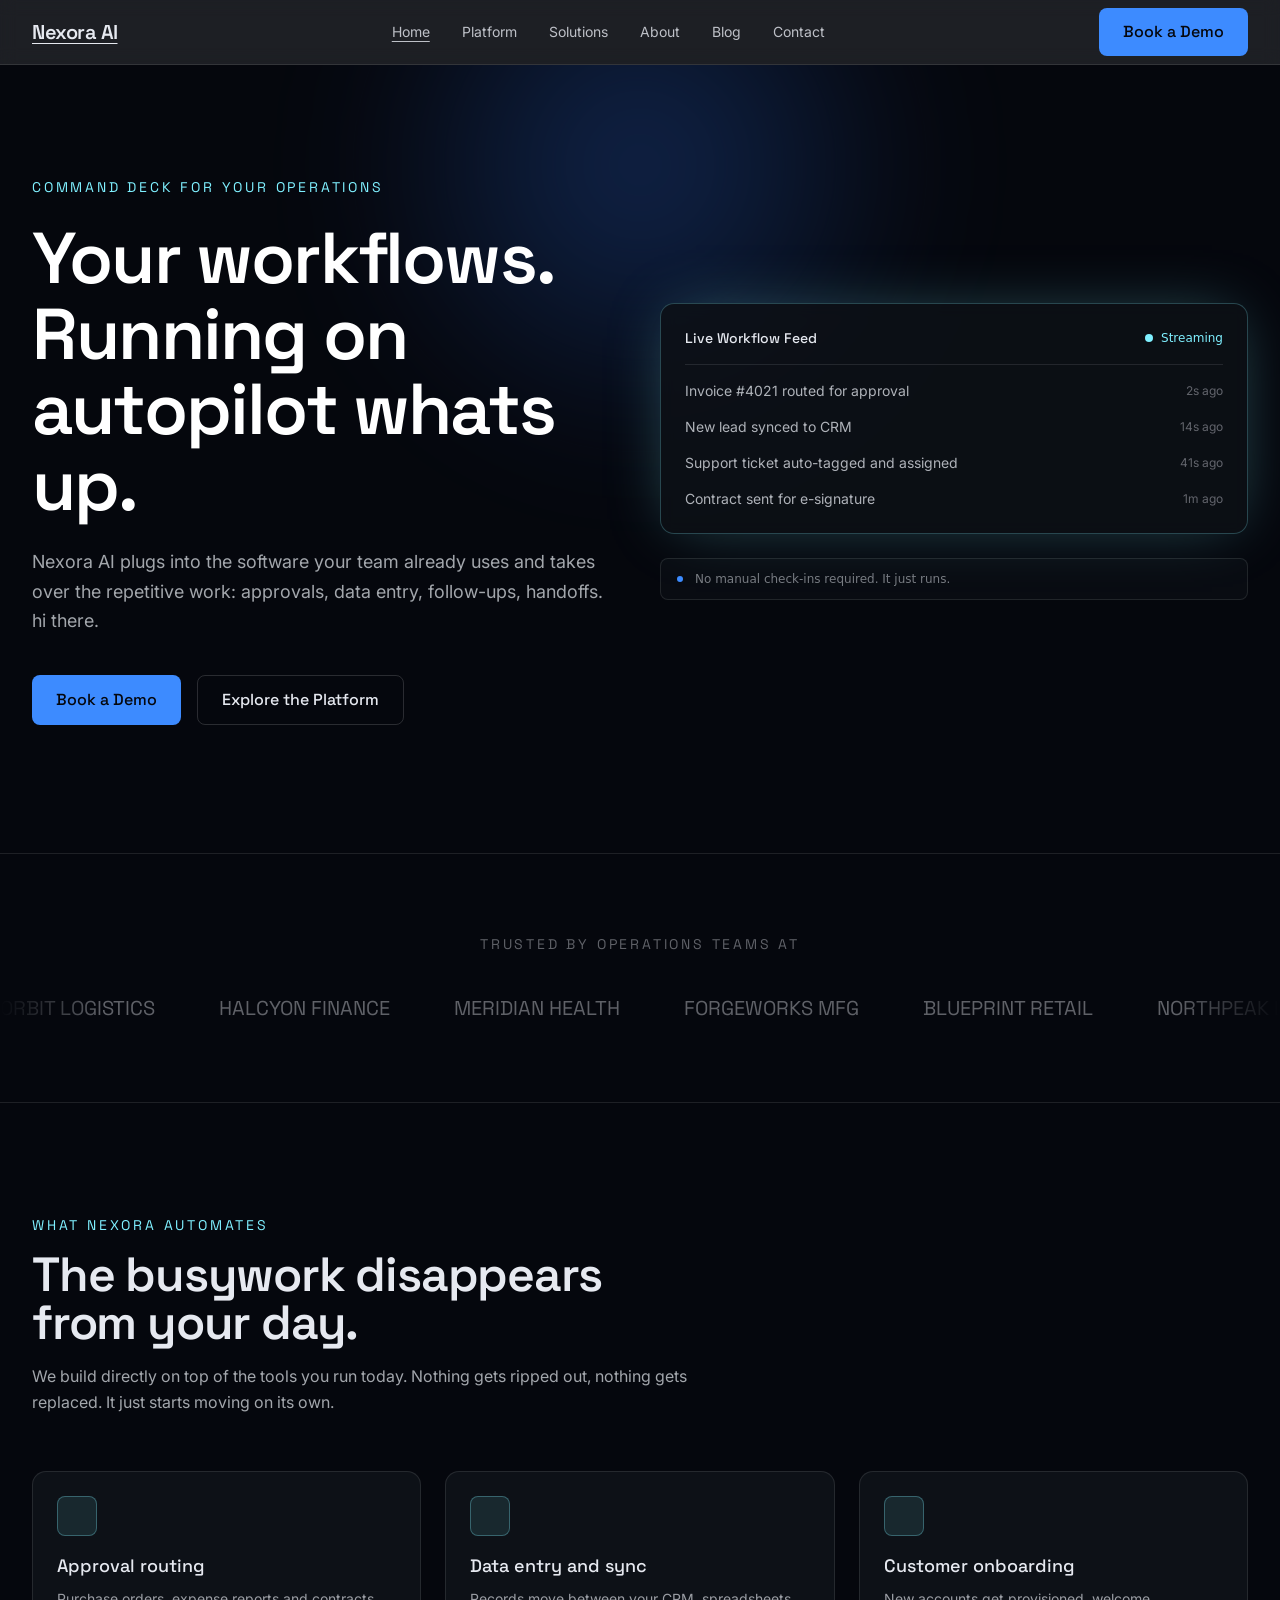
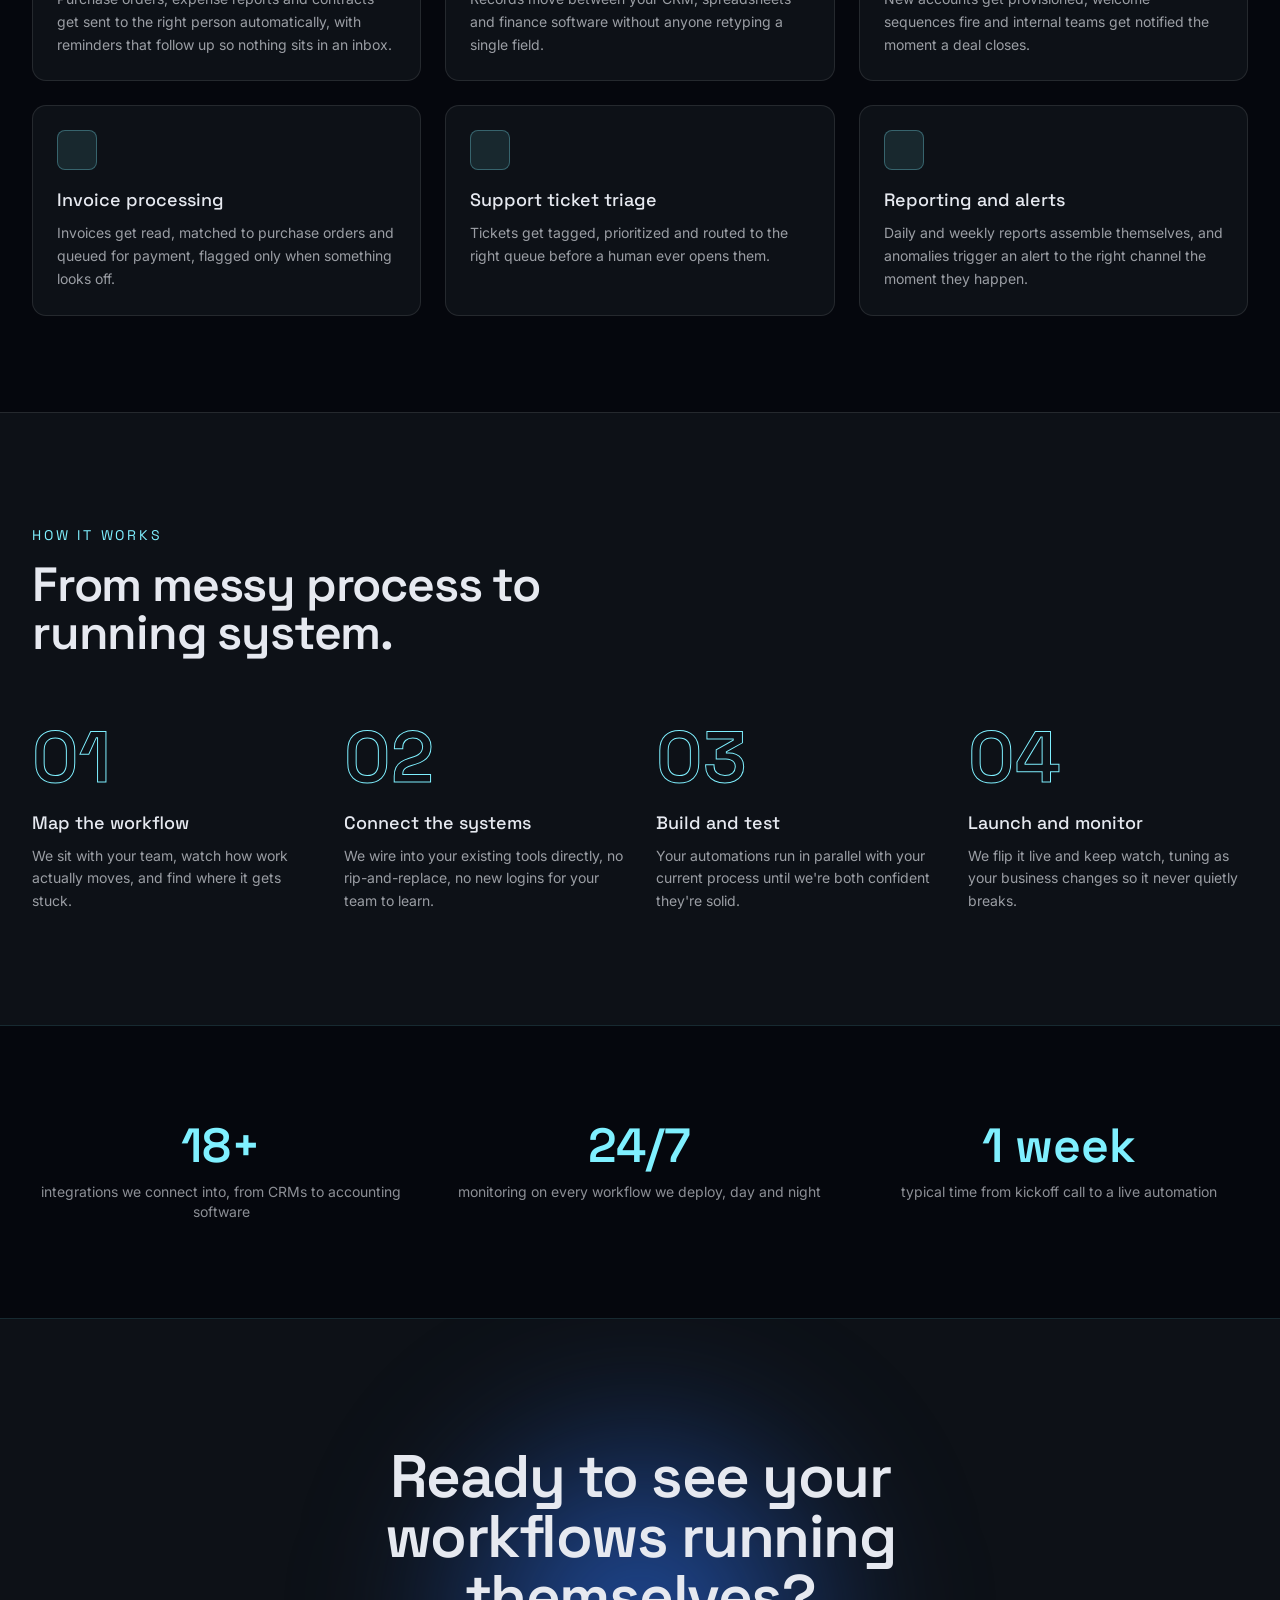
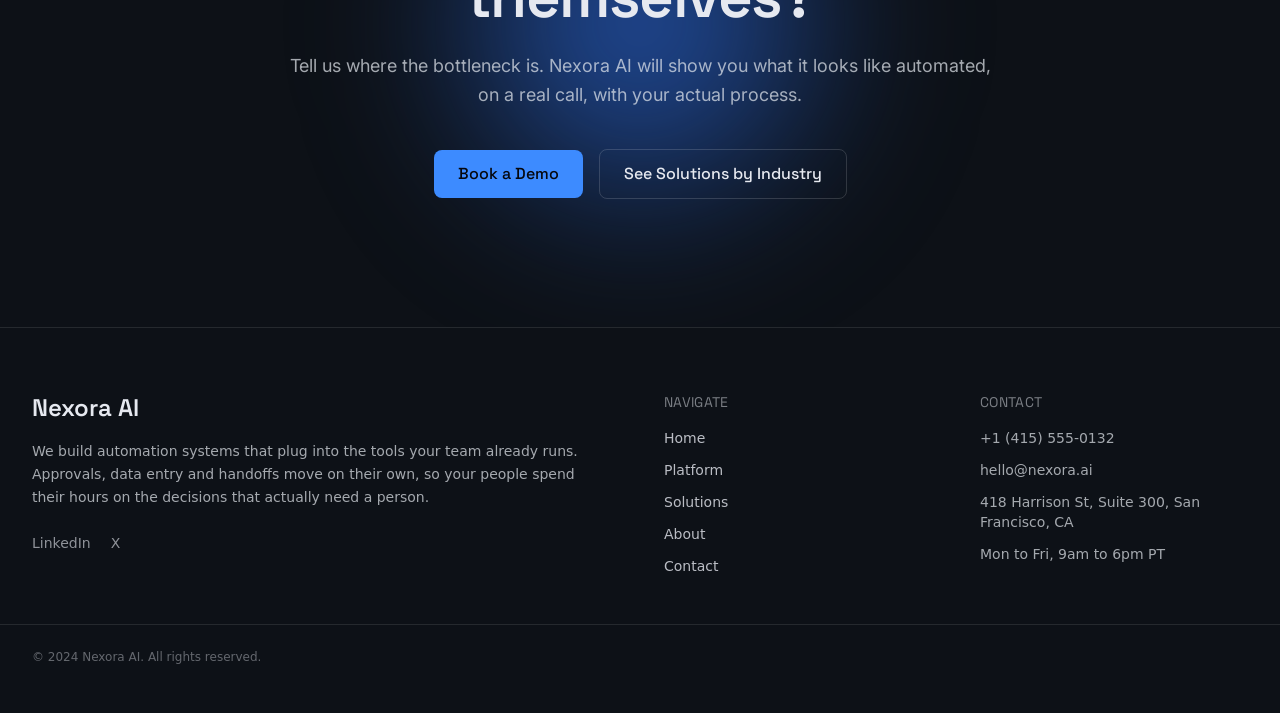
<file: index.html>
<!DOCTYPE html>
<html lang="en">
<head>
<meta charset="utf-8">
<meta name="viewport" content="width=device-width, initial-scale=1">
<title>Nexora AI | Automate Your Company's Workflows</title>
<meta name="description" content="Nexora AI builds automation systems that plug into the tools your team already runs, moving approvals, data entry and handoffs on autopilot. See how a command deck for your operations looks in practice.">
<link rel="canonical" href="https://nexora-ai-40a2.sites.tibly.ai/">
<meta property="og:type" content="website">
<meta property="og:url" content="https://nexora-ai-40a2.sites.tibly.ai/">
<meta property="og:site_name" content="Nexora AI">
<meta property="og:title" content="Nexora AI | Automate Your Company's Workflows">
<meta property="og:description" content="Nexora AI builds automation systems that plug into the tools your team already runs, moving approvals, data entry and handoffs on autopilot. See how a command deck for your operations looks in practice.">
<meta name="twitter:card" content="summary_large_image">
<script type="application/ld+json" data-tibly-business>{"@context":"https://schema.org","@type":"LocalBusiness","name":"Nexora AI","url":"https://nexora-ai-40a2.sites.tibly.ai/"}</script>
<link rel="icon" href="/favicon.svg" type="image/svg+xml">
<link rel="preconnect" href="https://fonts.googleapis.com">
<link rel="preconnect" href="https://fonts.gstatic.com" crossorigin>
<link href="https://fonts.googleapis.com/css2?family=Space+Grotesk:wght@400;500;600;700&family=Inter:wght@400;500;600&display=swap" rel="stylesheet">
<style>details[open] > *:not(summary){animation:tibly-acc .35s ease}@keyframes tibly-acc{from{opacity:0;transform:translateY(-4px)}}</style>
<style>@media (prefers-reduced-motion:no-preference){.tibly-fx{opacity:0;transform:translateY(24px);transition:opacity .7s ease,transform .7s ease}.tibly-fx.tibly-fx-in{opacity:1;transform:none}}</style>
<script>addEventListener('DOMContentLoaded',function(){if(!('IntersectionObserver' in window))return;var io=new IntersectionObserver(function(es){es.forEach(function(en){if(en.isIntersecting){en.target.classList.add('tibly-fx-in');io.unobserve(en.target)}})},{rootMargin:'0px 0px -8% 0px'});document.querySelectorAll('section[data-block] > *').forEach(function(el){if(el.getBoundingClientRect().top>innerHeight){el.classList.add('tibly-fx');io.observe(el)}})});</script>
<style>.tibly-ba{position:relative;overflow:hidden;--ba:50%;cursor:ew-resize;touch-action:pan-y;user-select:none;-webkit-user-select:none}.tibly-ba>img{display:block;width:100%;height:100%;object-fit:cover}.tibly-ba .tibly-ba-before{position:absolute;inset:0;clip-path:inset(0 calc(100% - var(--ba)) 0 0)}.tibly-ba .tibly-ba-before img{display:block;width:100%;height:100%;object-fit:cover}.tibly-ba::after{content:'';position:absolute;top:0;bottom:0;left:var(--ba);width:2px;margin-left:-1px;background:#fff;box-shadow:0 0 6px rgba(0,0,0,.55);pointer-events:none;z-index:1}.tibly-ba::before{content:'';position:absolute;top:50%;left:var(--ba);width:44px;height:44px;transform:translate(-50%,-50%);border-radius:9999px;background:rgba(0,0,0,.75) url("data:image/svg+xml,%3Csvg%20xmlns='http://www.w3.org/2000/svg'%20viewBox='0%200%2024%2024'%20fill='%23fff'%3E%3Cpath%20d='M9%206l-6%206%206%206zM15%206l6%206-6%206z'/%3E%3C/svg%3E") center/22px 22px no-repeat;border:2px solid #fff;box-shadow:0 2px 8px rgba(0,0,0,.4);pointer-events:none;z-index:1}.tibly-ba input[type=range]{position:absolute;inset:0;width:100%;height:100%;margin:0;opacity:0;pointer-events:none;-webkit-appearance:none;appearance:none;z-index:2}[data-lightbox]{cursor:zoom-in}.tibly-lb{position:fixed;inset:0;z-index:9999;background:rgba(0,0,0,.92);display:flex;align-items:center;justify-content:center;cursor:zoom-out;padding:24px}.tibly-lb img{max-width:100%;max-height:100%;object-fit:contain}</style>
<script>document.addEventListener('input',function(e){var t=e.target;if(!t||t.type!=='range')return;var c=t.closest&&t.closest('.tibly-ba');if(c)c.style.setProperty('--ba',t.value+'%')});document.addEventListener('pointerdown',function(e){var c=e.target.closest&&e.target.closest('.tibly-ba');if(!c||e.button>0)return;e.preventDefault();var inp=c.querySelector('input[type=range]');var set=function(x){var r=c.getBoundingClientRect();if(!r.width)return;var p=Math.max(0,Math.min(100,(x-r.left)*100/r.width));c.style.setProperty('--ba',p+'%');if(inp)inp.value=Math.round(p)};set(e.clientX);var mv=function(ev){set(ev.clientX)};var up=function(){document.removeEventListener('pointermove',mv);document.removeEventListener('pointerup',up);document.removeEventListener('pointercancel',up)};document.addEventListener('pointermove',mv);document.addEventListener('pointerup',up);document.addEventListener('pointercancel',up)});document.addEventListener('click',function(e){var im=e.target.closest&&e.target.closest('[data-lightbox]');if(!im||!(im.currentSrc||im.src))return;e.preventDefault();var o=document.createElement('div');o.className='tibly-lb';var big=document.createElement('img');big.src=im.currentSrc||im.src;big.alt=im.alt||'';o.appendChild(big);o.addEventListener('click',function(){o.remove()});document.addEventListener('keydown',function esc(ev){if(ev.key==='Escape'){o.remove();document.removeEventListener('keydown',esc)}});document.body.appendChild(o)});document.addEventListener('click',function(e){var x=e.target.closest&&e.target.closest('[data-announce-close]');if(!x)return;var b=x.closest('[data-announce]');if(b){b.style.display='none';try{sessionStorage.setItem('tibly-announce','1')}catch(_){}}});addEventListener('DOMContentLoaded',function(){try{if(sessionStorage.getItem('tibly-announce')==='1'){var b=document.querySelector('[data-announce]');if(b)b.style.display='none'}}catch(_){}if('IntersectionObserver' in window&&!matchMedia('(prefers-reduced-motion:reduce)').matches){var els=document.querySelectorAll('[data-count]');if(els.length){var io=new IntersectionObserver(function(es){es.forEach(function(en){if(!en.isIntersecting)return;io.unobserve(en.target);var el=en.target,s=el.textContent||'',m=s.match(/[\d,]*\d(?:\.\d+)?/);if(!m)return;var raw=m[0],num=parseFloat(raw.replace(/,/g,''));if(!isFinite(num))return;var pre=s.slice(0,m.index),post=s.slice(m.index+raw.length),grp=raw.indexOf(',')>=0,dec=(raw.split('.')[1]||'').length,t0=performance.now();requestAnimationFrame(function tick(now){var p=Math.min((now-t0)/1400,1);p=1-Math.pow(1-p,3);var v=(num*p).toFixed(dec);if(grp)v=Number(v).toLocaleString('en-US',{minimumFractionDigits:dec});el.textContent=pre+v+post;if(p<1)requestAnimationFrame(tick)})})},{rootMargin:'0px 0px -10% 0px'});els.forEach(function(el){io.observe(el)})}}var badge=document.querySelector('[data-tibly-open]');if(badge){var src=document.querySelector('[data-tibly-field="hours"]');var txt=(src&&src.textContent||'').toLowerCase();var days=['sun','mon','tue','wed','thu','fri','sat'];var toMin=function(h,mm,ap){h=+h;mm=+(mm||0);if(ap==='pm'&&h!==12)h+=12;if(ap==='am'&&h===12)h=0;return h*60+mm};var spans=[];var re=/(sun|mon|tue|wed|thu|fri|sat|daily|every ?day)[a-z]*\s*(?:[-\u2013\u2014]\s*(sun|mon|tue|wed|thu|fri|sat)[a-z]*)?\s*:?\s*(\d{1,2})(?::(\d{2}))?\s*(am|pm)?\s*[-\u2013\u2014]\s*(\d{1,2})(?::(\d{2}))?\s*(am|pm)?/g,mm;while((mm=re.exec(txt))){var d1=mm[1].slice(0,3),d2=mm[2],ap1=mm[5]||(mm[8]==='pm'&&+mm[3]<=+mm[6]?'am':mm[8]),o=toMin(mm[3],mm[4],ap1),c=toMin(mm[6],mm[7],mm[8]);var from=d1==='dai'||d1==='eve'?0:days.indexOf(d1),to=d2?days.indexOf(d2.slice(0,3)):(d1==='dai'||d1==='eve'?6:from);if(from<0)continue;for(var d=from;;d=(d+1)%7){spans.push([d,o,c]);if(d===to)break}}if(spans.length){var now=new Date(),cur=now.getDay(),min=now.getHours()*60+now.getMinutes();var open=spans.some(function(s){return s[0]===cur&&min>=s[1]&&min<s[2]});badge.textContent=open?(badge.getAttribute('data-open-text')||'Open now'):(badge.getAttribute('data-closed-text')||'Closed now');badge.setAttribute('data-state',open?'open':'closed');badge.hidden=false}}});</script>
<style>header a[aria-current="page"]:not(:has(img,svg)){text-decoration:underline;text-underline-offset:4px;text-decoration-thickness:1px}</style>
<style>#nav-open~[class*="peer-checked:"][class*="fixed"]{min-height:100vh;min-height:100dvh}@media (prefers-reduced-motion:no-preference){label[for="nav-open"] span{transition:transform .3s ease,opacity .2s ease}header:has(#nav-open:checked) label[for="nav-open"]:not([aria-label="Close" i]) span:not(:has(span)):nth-of-type(1){transform:translateY(8px) rotate(45deg)}header:has(#nav-open:checked) label[for="nav-open"]:not([aria-label="Close" i]) span:not(:has(span)):nth-of-type(2){opacity:0}header:has(#nav-open:checked) label[for="nav-open"]:not([aria-label="Close" i]) span:not(:has(span)):nth-of-type(3){transform:translateY(-8px) rotate(-45deg)}#nav-open:checked~[class*="peer-checked:"]{animation:tibly-nav-in .25s ease}#nav-open:checked~[class*="peer-checked:"] label[for="nav-open"]{display:inline-block;animation:tibly-x-in .35s ease}@keyframes tibly-nav-in{from{opacity:0;transform:translateY(10px)}}@keyframes tibly-x-in{from{opacity:0;transform:rotate(-90deg) scale(.6)}}}</style>
<link rel="stylesheet" href="/styles.css?v=2ae9aa2e">
</head>
<body>
<!-- block:header -->
<header class="sticky top-0 z-30">
  <div class="border-b border-white/10 bg-[#05070d]/90">
  <input type="checkbox" id="nav-open" class="peer sr-only">
  <div class="mx-auto max-w-7xl px-4 sm:px-6 lg:px-8 backdrop-blur">
    <div class="flex h-16 items-center justify-between">
      <a href="/" class="font-display text-xl font-semibold tracking-tight text-ink" aria-current="page">
        <span data-tibly-field="business-name">Nexora AI</span>
      </a>
      <nav class="hidden md:flex items-center gap-8 font-body text-sm text-ink/80">
        <a href="/" class="transition hover:text-accent-300" aria-current="page">Home</a>
        <a href="/platform" class="transition hover:text-accent-300">Platform</a>
        <a href="/solutions" class="transition hover:text-accent-300">Solutions</a>
        <a href="/about" class="transition hover:text-accent-300">About</a>
        <a href="/blog" class="transition hover:text-accent-300">Blog</a>
      <a href="/contact" class="transition hover:text-accent-300">Contact</a>
      </nav>
      <div class="hidden md:flex items-center">
        <a href="/contact" class="btn">Book a Demo</a>
      </div>
      <label for="nav-open" class="md:hidden cursor-pointer text-ink z-50" aria-label="Menu">
        <span class="relative flex h-6 w-6 flex-col items-center justify-center">
          <span class="absolute block h-0.5 w-6 origin-center bg-ink transition duration-300 ease-in-out" style="top:0.05rem"></span>
          <span class="absolute block h-0.5 w-6 bg-ink transition duration-300 ease-in-out" style="top:0.65rem"></span>
          <span class="absolute block h-0.5 w-6 origin-center bg-ink transition duration-300 ease-in-out" style="top:1.25rem"></span>
        </span>
      </label>
    </div>
  </div>

    <div class="hidden peer-checked:flex md:hidden fixed inset-0 z-50 flex-col bg-black">
      <div class="flex h-16 items-center justify-between border-b border-white/10 px-4 sm:px-6">
        <span class="font-display text-xl font-semibold text-ink"><span data-tibly-field="business-name">Nexora AI</span></span>
        <label for="nav-open" class="cursor-pointer text-ink" aria-label="Close">
          <span class="relative block h-6 w-6">
            <span class="absolute inset-0 top-1/2 block h-0.5 w-6 -translate-y-1/2 rotate-45 bg-ink"></span>
            <span class="absolute inset-0 top-1/2 block h-0.5 w-6 -translate-y-1/2 -rotate-45 bg-ink"></span>
          </span>
        </label>
      </div>
      <nav class="flex flex-col items-start gap-6 px-8 py-12 font-display text-3xl text-ink">
        <a href="/" class="transition hover:text-accent-300" aria-current="page">Home</a>
        <a href="/platform" class="transition hover:text-accent-300">Platform</a>
        <a href="/solutions" class="transition hover:text-accent-300">Solutions</a>
        <a href="/about" class="transition hover:text-accent-300">About</a>
        <a href="/contact" class="transition hover:text-accent-300">Contact</a>
      <a href="/blog" class="transition hover:text-accent-300">Blog</a>
      </nav>
      <div class="mt-auto px-8 pb-12">
        <a href="/contact" class="btn w-full">Book a Demo</a>
      </div>
    </div>
  </div>
</header>
<!-- /block:header -->
<!-- block:split-hero -->
<section class="relative overflow-hidden bg-[#05070d] pb-24 pt-20 sm:pb-32 sm:pt-28" data-block="split-hero">
  <video src="https://videos.pexels.com/video-files/34645139/14683901_1920_1080_30fps.mp4" poster="https://images.pexels.com/videos/34645139/abstract-analysis-artificial-background-34645139.jpeg?auto=compress&cs=tinysrgb&fit=crop&h=630&w=1200" autoplay muted loop playsinline data-video-query="slow motion aerial view of glowing blue data streams flowing through a dark futuristic server room" class="absolute inset-0 h-full w-full object-cover opacity-60"></video>
  <div class="absolute inset-0 bg-gradient-to-b from-[#05070d]/70 via-[#05070d]/60 to-[#05070d]"></div>
  <div class="pointer-events-none absolute left-1/2 top-0 h-[600px] w-[600px] -translate-x-1/2 -translate-y-1/3 rounded-full bg-[radial-gradient(circle_at_center,var(--color-brand-700),transparent_70%)] opacity-40 blur-3xl"></div>

  <div class="relative mx-auto grid max-w-7xl grid-cols-1 gap-14 px-4 sm:px-6 lg:grid-cols-2 lg:items-center lg:gap-10 lg:px-8">
    <div>
      <p class="font-display text-sm uppercase tracking-[0.2em] text-accent-300">Command deck for your operations</p>
      <h1 class="mt-6 font-display text-4xl font-semibold leading-[1.05] tracking-tight text-ink sm:text-6xl md:text-7xl">
        <h1 class="mt-6 font-display text-4xl font-semibold leading-[1.05] tracking-tight text-red-500 sm:text-6xl md:text-7xl">
        <span class="text-black"><span class="text-black"><span class="text-white">Your workflows.<br class="hidden sm:block"> Running on autopilot whats up.</span></span></span>
      </h1>
      </h1>
      <p class="mt-6 max-w-prose font-body text-base leading-relaxed text-ink/70 sm:text-lg">
        <span data-tibly-field="business-name">Nexora AI</span> plugs into the software your team already uses and takes over the repetitive work: approvals, data entry, follow-ups, handoffs. hi there.
      </p>
      <div class="mt-10 flex flex-col gap-4 sm:flex-row">
        <a href="/contact" class="btn">Book a Demo</a>
        <a href="/platform" class="btn-secondary">Explore the Platform</a>
      </div>
    </div>

    <div class="relative">
      <div class="rounded-lg border border-accent-300/25 bg-surface/85 p-6 shadow-[0_0_60px_-15px_rgba(127,240,255,0.35)] backdrop-blur">
        <div class="flex items-center justify-between border-b border-white/10 pb-4">
          <p class="font-display text-sm font-medium text-ink">Live Workflow Feed</p>
          <span class="flex items-center gap-2 text-xs text-accent-300">
            <span class="h-2 w-2 rounded-full bg-accent-300 animate-pulse-soft"></span>
            Streaming
          </span>
        </div>
        <ul class="mt-4 space-y-4 font-body text-sm text-ink/75">
          <li class="flex items-center justify-between gap-4">
            <span>Invoice #4021 routed for approval</span>
            <span class="shrink-0 text-xs text-ink/40">2s ago</span>
          </li>
          <li class="flex items-center justify-between gap-4">
            <span>New lead synced to CRM</span>
            <span class="shrink-0 text-xs text-ink/40">14s ago</span>
          </li>
          <li class="flex items-center justify-between gap-4">
            <span>Support ticket auto-tagged and assigned</span>
            <span class="shrink-0 text-xs text-ink/40">41s ago</span>
          </li>
          <li class="flex items-center justify-between gap-4">
            <span>Contract sent for e-signature</span>
            <span class="shrink-0 text-xs text-ink/40">1m ago</span>
          </li>
        </ul>
      </div>
      <div class="mt-6 hidden items-center gap-3 rounded-md border border-white/10 bg-surface/60 px-4 py-3 text-xs text-ink/50 md:flex">
        <span class="h-1.5 w-1.5 rounded-full bg-brand-500"></span>
        No manual check-ins required. It just runs.
      </div>
    </div>
  </div>
</section>
<!-- /block:split-hero -->
<!-- block:trust-bar -->
<section class="border-y border-white/10 bg-[#05070d] py-16 sm:py-20" data-block="trust-bar">
  <div class="mx-auto max-w-7xl px-4 text-center sm:px-6 lg:px-8">
    <p class="font-display text-sm uppercase tracking-[0.2em] text-ink/40">Trusted by operations teams at</p>
  </div>
  <div class="relative mt-10 overflow-hidden [mask-image:linear-gradient(to_right,transparent,black_8%,black_92%,transparent)]">
    <div class="flex w-max animate-marquee gap-16">
      <div class="flex items-center gap-16">
        <span class="font-display text-xl text-ink/40">ORBIT LOGISTICS</span>
        <span class="font-display text-xl text-ink/40">HALCYON FINANCE</span>
        <span class="font-display text-xl text-ink/40">MERIDIAN HEALTH</span>
        <span class="font-display text-xl text-ink/40">FORGEWORKS MFG</span>
        <span class="font-display text-xl text-ink/40">BLUEPRINT RETAIL</span>
        <span class="font-display text-xl text-ink/40">NORTHPEAK LEGAL</span>
      </div>
      <div class="flex items-center gap-16" aria-hidden="true">
        <span class="font-display text-xl text-ink/40">ORBIT LOGISTICS</span>
        <span class="font-display text-xl text-ink/40">HALCYON FINANCE</span>
        <span class="font-display text-xl text-ink/40">MERIDIAN HEALTH</span>
        <span class="font-display text-xl text-ink/40">FORGEWORKS MFG</span>
        <span class="font-display text-xl text-ink/40">BLUEPRINT RETAIL</span>
        <span class="font-display text-xl text-ink/40">NORTHPEAK LEGAL</span>
      </div>
    </div>
  </div>
</section>
<!-- /block:trust-bar -->
<!-- block:feature-grid -->
<section class="bg-[#05070d] pb-28 pt-20 sm:pb-32 md:pb-24 md:pt-28" data-block="feature-grid">
  <div class="mx-auto max-w-7xl px-4 sm:px-6 lg:px-8">
    <div class="max-w-2xl">
      <p class="font-display text-sm uppercase tracking-[0.2em] text-accent-300">What Nexora automates</p>
      <h2 class="mt-4 font-display text-3xl font-semibold tracking-tight text-ink sm:text-5xl">The busywork disappears from your day.</h2>
      <p class="mt-4 font-body text-base leading-relaxed text-ink/70">We build directly on top of the tools you run today. Nothing gets ripped out, nothing gets replaced. It just starts moving on its own.</p>
    </div>

    <div class="mt-14 grid grid-cols-1 gap-6 sm:grid-cols-2 lg:grid-cols-3">
      <div class="card">
        <div class="mb-4 h-10 w-10 rounded-md border border-accent-300/30 bg-accent-300/10"></div>
        <h3 class="font-display text-lg font-medium text-ink">Approval routing</h3>
        <p class="mt-2 font-body text-sm leading-relaxed text-ink/65">Purchase orders, expense reports and contracts get sent to the right person automatically, with reminders that follow up so nothing sits in an inbox.</p>
      </div>
      <div class="card">
        <div class="mb-4 h-10 w-10 rounded-md border border-accent-300/30 bg-accent-300/10"></div>
        <h3 class="font-display text-lg font-medium text-ink">Data entry and sync</h3>
        <p class="mt-2 font-body text-sm leading-relaxed text-ink/65">Records move between your CRM, spreadsheets and finance software without anyone retyping a single field.</p>
      </div>
      <div class="card">
        <div class="mb-4 h-10 w-10 rounded-md border border-accent-300/30 bg-accent-300/10"></div>
        <h3 class="font-display text-lg font-medium text-ink">Customer onboarding</h3>
        <p class="mt-2 font-body text-sm leading-relaxed text-ink/65">New accounts get provisioned, welcome sequences fire and internal teams get notified the moment a deal closes.</p>
      </div>
      <div class="card">
        <div class="mb-4 h-10 w-10 rounded-md border border-accent-300/30 bg-accent-300/10"></div>
        <h3 class="font-display text-lg font-medium text-ink">Invoice processing</h3>
        <p class="mt-2 font-body text-sm leading-relaxed text-ink/65">Invoices get read, matched to purchase orders and queued for payment, flagged only when something looks off.</p>
      </div>
      <div class="card">
        <div class="mb-4 h-10 w-10 rounded-md border border-accent-300/30 bg-accent-300/10"></div>
        <h3 class="font-display text-lg font-medium text-ink">Support ticket triage</h3>
        <p class="mt-2 font-body text-sm leading-relaxed text-ink/65">Tickets get tagged, prioritized and routed to the right queue before a human ever opens them.</p>
      </div>
      <div class="card">
        <div class="mb-4 h-10 w-10 rounded-md border border-accent-300/30 bg-accent-300/10"></div>
        <h3 class="font-display text-lg font-medium text-ink">Reporting and alerts</h3>
        <p class="mt-2 font-body text-sm leading-relaxed text-ink/65">Daily and weekly reports assemble themselves, and anomalies trigger an alert to the right channel the moment they happen.</p>
      </div>
    </div>
  </div>
</section>
<!-- /block:feature-grid -->
<!-- block:how-it-works -->
<section class="border-t border-white/10 bg-surface py-24 sm:py-28" data-block="how-it-works">
  <div class="mx-auto max-w-7xl px-4 sm:px-6 lg:px-8">
    <div class="max-w-2xl">
      <p class="font-display text-sm uppercase tracking-[0.2em] text-accent-300">How it works</p>
      <h2 class="mt-4 font-display text-3xl font-semibold tracking-tight text-ink sm:text-5xl">From messy process to running system.</h2>
    </div>

    <div class="mt-16 grid grid-cols-1 gap-12 md:grid-cols-4 md:gap-8">
      <div>
        <span class="font-display text-6xl font-semibold text-transparent [-webkit-text-stroke:1px_var(--color-accent-300)] sm:text-7xl">01</span>
        <h3 class="mt-4 font-display text-lg font-medium text-ink">Map the workflow</h3>
        <p class="mt-2 font-body text-sm leading-relaxed text-ink/65">We sit with your team, watch how work actually moves, and find where it gets stuck.</p>
      </div>
      <div>
        <span class="font-display text-6xl font-semibold text-transparent [-webkit-text-stroke:1px_var(--color-accent-300)] sm:text-7xl">02</span>
        <h3 class="mt-4 font-display text-lg font-medium text-ink">Connect the systems</h3>
        <p class="mt-2 font-body text-sm leading-relaxed text-ink/65">We wire into your existing tools directly, no rip-and-replace, no new logins for your team to learn.</p>
      </div>
      <div>
        <span class="font-display text-6xl font-semibold text-transparent [-webkit-text-stroke:1px_var(--color-accent-300)] sm:text-7xl">03</span>
        <h3 class="mt-4 font-display text-lg font-medium text-ink">Build and test</h3>
        <p class="mt-2 font-body text-sm leading-relaxed text-ink/65">Your automations run in parallel with your current process until we're both confident they're solid.</p>
      </div>
      <div>
        <span class="font-display text-6xl font-semibold text-transparent [-webkit-text-stroke:1px_var(--color-accent-300)] sm:text-7xl">04</span>
        <h3 class="mt-4 font-display text-lg font-medium text-ink">Launch and monitor</h3>
        <p class="mt-2 font-body text-sm leading-relaxed text-ink/65">We flip it live and keep watch, tuning as your business changes so it never quietly breaks.</p>
      </div>
    </div>
  </div>
</section>
<!-- /block:how-it-works -->
<!-- block:metric-band -->
<section class="border-y border-accent-300/15 bg-[#05070d] py-20 sm:py-24" data-block="metric-band">
  <div class="mx-auto max-w-7xl px-4 sm:px-6 lg:px-8">
    <div class="grid grid-cols-1 gap-10 text-center sm:grid-cols-3">
      <div>
        <p class="font-display text-4xl font-semibold text-accent-300 sm:text-5xl"><span data-count>20</span>+</p>
        <p class="mt-3 font-body text-sm text-ink/60">integrations we connect into, from CRMs to accounting software</p>
      </div>
      <div>
        <p class="font-display text-4xl font-semibold text-accent-300 sm:text-5xl">24/7</p>
        <p class="mt-3 font-body text-sm text-ink/60">monitoring on every workflow we deploy, day and night</p>
      </div>
      <div>
        <p class="font-display text-4xl font-semibold text-accent-300 sm:text-5xl">1 week</p>
        <p class="mt-3 font-body text-sm text-ink/60">typical time from kickoff call to a live automation</p>
      </div>
    </div>
  </div>
</section>
<!-- /block:metric-band -->
<!-- block:cta-banner -->
<section class="relative overflow-hidden bg-surface py-24 sm:py-32" data-block="cta-banner">
  <div class="pointer-events-none absolute left-1/2 top-1/2 h-[500px] w-[500px] -translate-x-1/2 -translate-y-1/2 rounded-full bg-[radial-gradient(circle_at_center,var(--color-brand-700),transparent_70%)] opacity-30 blur-3xl"></div>
  <div class="relative mx-auto max-w-3xl px-4 text-center sm:px-6 lg:px-8">
    <h2 class="font-display text-4xl font-semibold tracking-tight text-ink sm:text-6xl">Ready to see your workflows running themselves?</h2>
    <p class="mt-6 font-body text-base leading-relaxed text-ink/70 sm:text-lg">
      Tell us where the bottleneck is. <span data-tibly-field="business-name">Nexora AI</span> will show you what it looks like automated, on a real call, with your actual process.
    </p>
    <div class="mt-10 flex flex-col items-center justify-center gap-4 sm:flex-row">
      <a href="/contact" class="btn">Book a Demo</a>
      <a href="/solutions" class="btn-secondary">See Solutions by Industry</a>
    </div>
  </div>
</section>
<!-- /block:cta-banner -->
<!-- block:footer -->
<footer class="relative border-t border-white/10 bg-surface pb-24 pt-16 text-ink md:pb-12">
  <div class="mx-auto grid max-w-7xl grid-cols-1 gap-12 px-4 sm:px-6 md:grid-cols-4 lg:px-8">
    <div class="md:col-span-2">
      <p class="font-display text-2xl font-semibold text-ink"><span data-tibly-field="business-name">Nexora AI</span></p>
      <p class="mt-4 max-w-prose text-sm leading-relaxed text-ink/70">We build automation systems that plug into the tools your team already runs. Approvals, data entry and handoffs move on their own, so your people spend their hours on the decisions that actually need a person.</p>
      <div data-tibly-field="links" class="mt-6 flex flex-wrap gap-5">
        <a href="https://linkedin.com" class="text-sm text-ink/60 transition hover:text-accent-300">LinkedIn</a>
        <a href="https://twitter.com" class="text-sm text-ink/60 transition hover:text-accent-300">X</a>
      </div>
    </div>
    <div>
      <p class="font-display text-sm uppercase tracking-wide text-ink/50">Navigate</p>
      <nav class="mt-4 flex flex-col gap-3 text-sm text-ink/80">
        <a href="/" class="transition hover:text-accent-300">Home</a>
        <a href="/platform" class="transition hover:text-accent-300">Platform</a>
        <a href="/solutions" class="transition hover:text-accent-300">Solutions</a>
        <a href="/about" class="transition hover:text-accent-300">About</a>
        <a href="/contact" class="transition hover:text-accent-300">Contact</a>
      </nav>
    </div>
    <div>
      <p class="font-display text-sm uppercase tracking-wide text-ink/50">Contact</p>
      <ul class="mt-4 space-y-3 text-sm text-ink/70">
        <li><a href="tel:+14155550132" data-tibly-field="phone" class="transition hover:text-accent-300">+1 (415) 555-0132</a></li>
        <li><a href="mailto:hello@nexora.ai" data-tibly-field="email" class="transition hover:text-accent-300">hello@nexora.ai</a></li>
        <li><span data-tibly-field="address">418 Harrison St, Suite 300, San Francisco, CA</span></li>
        <li><span data-tibly-field="hours">Mon to Fri, 9am to 6pm PT</span></li>
      </ul>
    </div>
  </div>
  <div class="mx-auto mt-12 max-w-7xl border-t border-white/10 px-4 pt-6 text-xs text-ink/40 sm:px-6 lg:px-8">
    <p>&copy; 2024 <span data-tibly-field="business-name">Nexora AI</span>. All rights reserved.</p>
  </div>

  <div class="fixed inset-x-0 bottom-0 z-40 border-t border-white/10 bg-[#05070d] md:hidden">
    <a href="tel:+14155550132" data-tibly-field="phone" class="flex w-full items-center justify-center bg-brand-500 py-4 font-display font-medium text-[#05070d] transition hover:bg-accent-300">Call Nexora AI</a>
  </div>
</footer>
<!-- /block:footer -->
  <script async src="https://api.tibly.ai/widget/v1.js"></script>
</body>
</html>
</file>
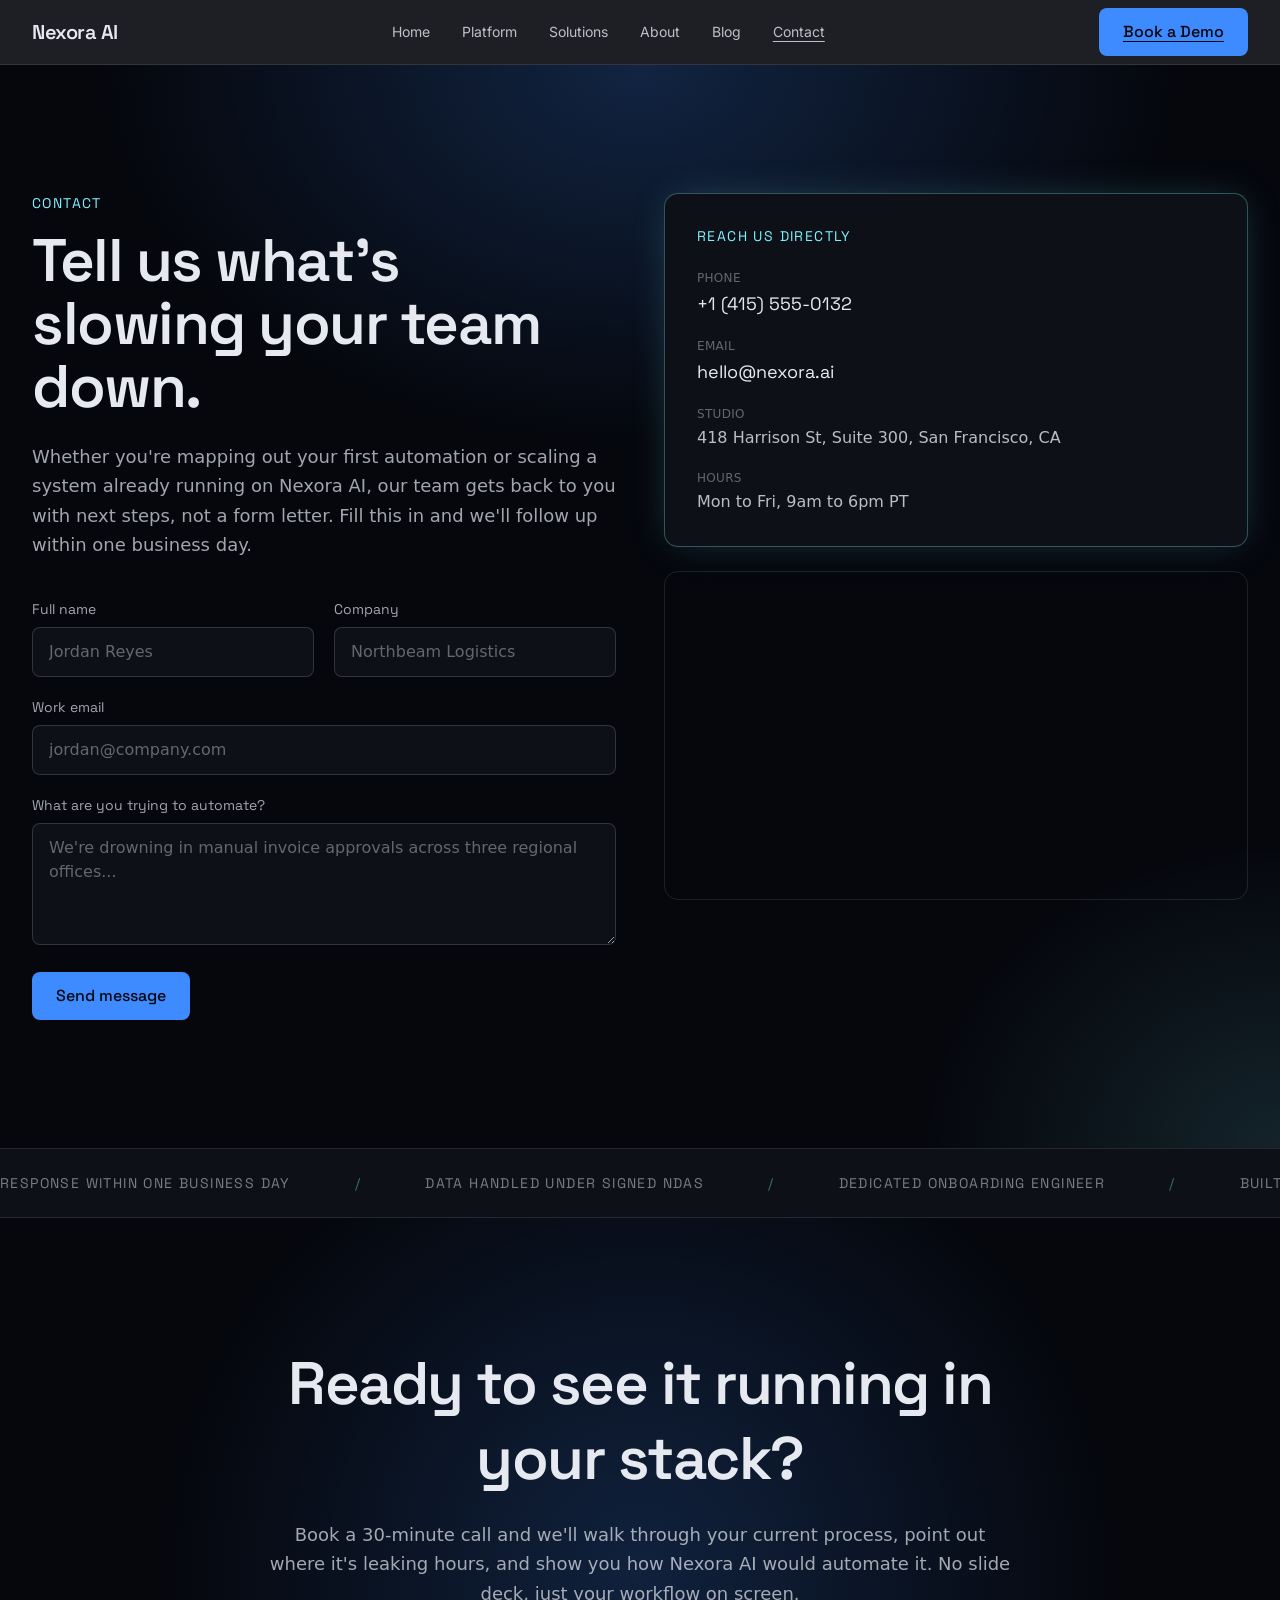
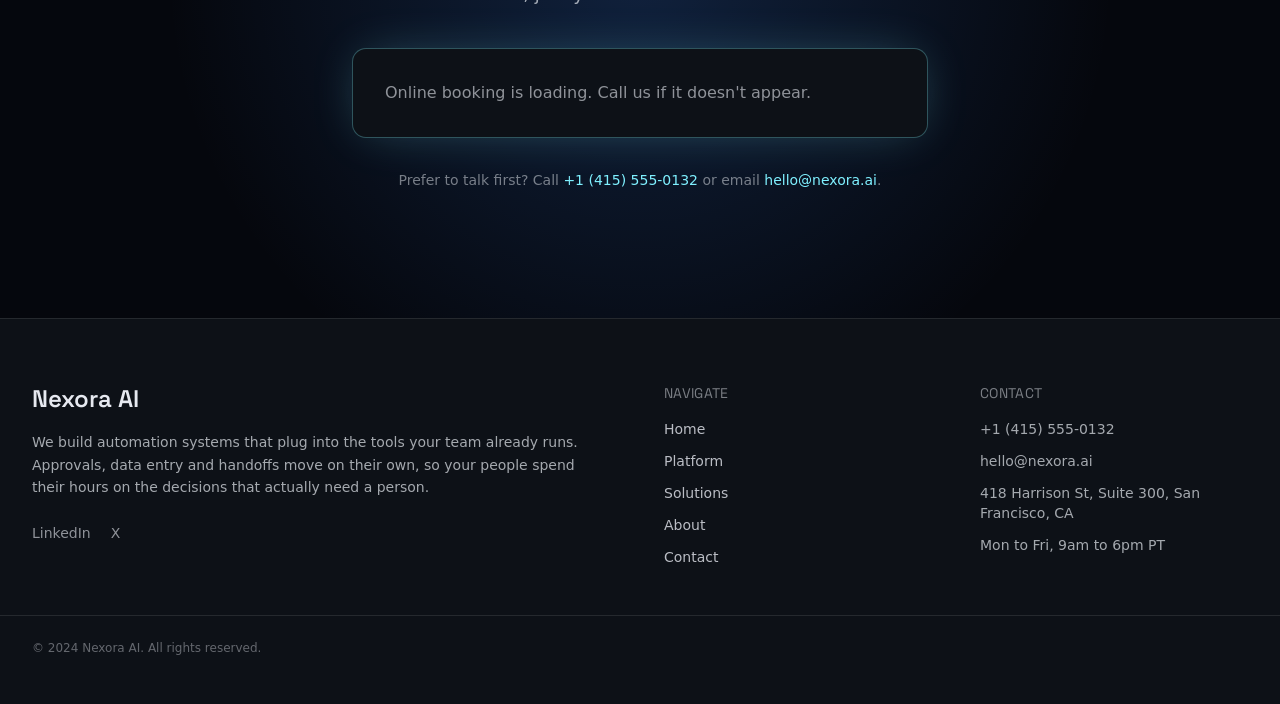
<file: contact.html>
<!DOCTYPE html>
<html lang="en">
<head>
<meta charset="utf-8">
<meta name="viewport" content="width=device-width, initial-scale=1">
<title>Contact Nexora AI | Request a Demo or Talk to Our Team</title>
<meta name="description" content="Request a demo of Nexora AI's workflow automation platform, or reach our sales and support team directly. We respond fast and start with a real conversation about your stack.">
<link rel="canonical" href="https://nexora-ai-40a2.sites.tibly.ai/contact">
<meta property="og:type" content="website">
<meta property="og:url" content="https://nexora-ai-40a2.sites.tibly.ai/contact">
<meta property="og:site_name" content="Nexora AI">
<meta property="og:title" content="Contact Nexora AI | Request a Demo or Talk to Our Team">
<meta property="og:description" content="Request a demo of Nexora AI's workflow automation platform, or reach our sales and support team directly. We respond fast and start with a real conversation about your stack.">
<meta name="twitter:card" content="summary_large_image">
<script type="application/ld+json" data-tibly-business>{"@context":"https://schema.org","@type":"LocalBusiness","name":"Nexora AI","url":"https://nexora-ai-40a2.sites.tibly.ai/"}</script>
<link rel="icon" href="/favicon.svg" type="image/svg+xml">
<link rel="preconnect" href="https://fonts.googleapis.com">
<link rel="preconnect" href="https://fonts.gstatic.com" crossorigin>
<link href="https://fonts.googleapis.com/css2?family=Space+Grotesk:wght@400;500;600;700&family=Inter:wght@400;500;600&display=swap" rel="stylesheet">
<style>details[open] > *:not(summary){animation:tibly-acc .35s ease}@keyframes tibly-acc{from{opacity:0;transform:translateY(-4px)}}</style>
<style>@media (prefers-reduced-motion:no-preference){.tibly-fx{opacity:0;transform:translateY(24px);transition:opacity .7s ease,transform .7s ease}.tibly-fx.tibly-fx-in{opacity:1;transform:none}}</style>
<script>addEventListener('DOMContentLoaded',function(){if(!('IntersectionObserver' in window))return;var io=new IntersectionObserver(function(es){es.forEach(function(en){if(en.isIntersecting){en.target.classList.add('tibly-fx-in');io.unobserve(en.target)}})},{rootMargin:'0px 0px -8% 0px'});document.querySelectorAll('section[data-block] > *').forEach(function(el){if(el.getBoundingClientRect().top>innerHeight){el.classList.add('tibly-fx');io.observe(el)}})});</script>
<style>.tibly-ba{position:relative;overflow:hidden;--ba:50%;cursor:ew-resize;touch-action:pan-y;user-select:none;-webkit-user-select:none}.tibly-ba>img{display:block;width:100%;height:100%;object-fit:cover}.tibly-ba .tibly-ba-before{position:absolute;inset:0;clip-path:inset(0 calc(100% - var(--ba)) 0 0)}.tibly-ba .tibly-ba-before img{display:block;width:100%;height:100%;object-fit:cover}.tibly-ba::after{content:'';position:absolute;top:0;bottom:0;left:var(--ba);width:2px;margin-left:-1px;background:#fff;box-shadow:0 0 6px rgba(0,0,0,.55);pointer-events:none;z-index:1}.tibly-ba::before{content:'';position:absolute;top:50%;left:var(--ba);width:44px;height:44px;transform:translate(-50%,-50%);border-radius:9999px;background:rgba(0,0,0,.75) url("data:image/svg+xml,%3Csvg%20xmlns='http://www.w3.org/2000/svg'%20viewBox='0%200%2024%2024'%20fill='%23fff'%3E%3Cpath%20d='M9%206l-6%206%206%206zM15%206l6%206-6%206z'/%3E%3C/svg%3E") center/22px 22px no-repeat;border:2px solid #fff;box-shadow:0 2px 8px rgba(0,0,0,.4);pointer-events:none;z-index:1}.tibly-ba input[type=range]{position:absolute;inset:0;width:100%;height:100%;margin:0;opacity:0;pointer-events:none;-webkit-appearance:none;appearance:none;z-index:2}[data-lightbox]{cursor:zoom-in}.tibly-lb{position:fixed;inset:0;z-index:9999;background:rgba(0,0,0,.92);display:flex;align-items:center;justify-content:center;cursor:zoom-out;padding:24px}.tibly-lb img{max-width:100%;max-height:100%;object-fit:contain}</style>
<script>document.addEventListener('input',function(e){var t=e.target;if(!t||t.type!=='range')return;var c=t.closest&&t.closest('.tibly-ba');if(c)c.style.setProperty('--ba',t.value+'%')});document.addEventListener('pointerdown',function(e){var c=e.target.closest&&e.target.closest('.tibly-ba');if(!c||e.button>0)return;e.preventDefault();var inp=c.querySelector('input[type=range]');var set=function(x){var r=c.getBoundingClientRect();if(!r.width)return;var p=Math.max(0,Math.min(100,(x-r.left)*100/r.width));c.style.setProperty('--ba',p+'%');if(inp)inp.value=Math.round(p)};set(e.clientX);var mv=function(ev){set(ev.clientX)};var up=function(){document.removeEventListener('pointermove',mv);document.removeEventListener('pointerup',up);document.removeEventListener('pointercancel',up)};document.addEventListener('pointermove',mv);document.addEventListener('pointerup',up);document.addEventListener('pointercancel',up)});document.addEventListener('click',function(e){var im=e.target.closest&&e.target.closest('[data-lightbox]');if(!im||!(im.currentSrc||im.src))return;e.preventDefault();var o=document.createElement('div');o.className='tibly-lb';var big=document.createElement('img');big.src=im.currentSrc||im.src;big.alt=im.alt||'';o.appendChild(big);o.addEventListener('click',function(){o.remove()});document.addEventListener('keydown',function esc(ev){if(ev.key==='Escape'){o.remove();document.removeEventListener('keydown',esc)}});document.body.appendChild(o)});document.addEventListener('click',function(e){var x=e.target.closest&&e.target.closest('[data-announce-close]');if(!x)return;var b=x.closest('[data-announce]');if(b){b.style.display='none';try{sessionStorage.setItem('tibly-announce','1')}catch(_){}}});addEventListener('DOMContentLoaded',function(){try{if(sessionStorage.getItem('tibly-announce')==='1'){var b=document.querySelector('[data-announce]');if(b)b.style.display='none'}}catch(_){}if('IntersectionObserver' in window&&!matchMedia('(prefers-reduced-motion:reduce)').matches){var els=document.querySelectorAll('[data-count]');if(els.length){var io=new IntersectionObserver(function(es){es.forEach(function(en){if(!en.isIntersecting)return;io.unobserve(en.target);var el=en.target,s=el.textContent||'',m=s.match(/[\d,]*\d(?:\.\d+)?/);if(!m)return;var raw=m[0],num=parseFloat(raw.replace(/,/g,''));if(!isFinite(num))return;var pre=s.slice(0,m.index),post=s.slice(m.index+raw.length),grp=raw.indexOf(',')>=0,dec=(raw.split('.')[1]||'').length,t0=performance.now();requestAnimationFrame(function tick(now){var p=Math.min((now-t0)/1400,1);p=1-Math.pow(1-p,3);var v=(num*p).toFixed(dec);if(grp)v=Number(v).toLocaleString('en-US',{minimumFractionDigits:dec});el.textContent=pre+v+post;if(p<1)requestAnimationFrame(tick)})})},{rootMargin:'0px 0px -10% 0px'});els.forEach(function(el){io.observe(el)})}}var badge=document.querySelector('[data-tibly-open]');if(badge){var src=document.querySelector('[data-tibly-field="hours"]');var txt=(src&&src.textContent||'').toLowerCase();var days=['sun','mon','tue','wed','thu','fri','sat'];var toMin=function(h,mm,ap){h=+h;mm=+(mm||0);if(ap==='pm'&&h!==12)h+=12;if(ap==='am'&&h===12)h=0;return h*60+mm};var spans=[];var re=/(sun|mon|tue|wed|thu|fri|sat|daily|every ?day)[a-z]*\s*(?:[-\u2013\u2014]\s*(sun|mon|tue|wed|thu|fri|sat)[a-z]*)?\s*:?\s*(\d{1,2})(?::(\d{2}))?\s*(am|pm)?\s*[-\u2013\u2014]\s*(\d{1,2})(?::(\d{2}))?\s*(am|pm)?/g,mm;while((mm=re.exec(txt))){var d1=mm[1].slice(0,3),d2=mm[2],ap1=mm[5]||(mm[8]==='pm'&&+mm[3]<=+mm[6]?'am':mm[8]),o=toMin(mm[3],mm[4],ap1),c=toMin(mm[6],mm[7],mm[8]);var from=d1==='dai'||d1==='eve'?0:days.indexOf(d1),to=d2?days.indexOf(d2.slice(0,3)):(d1==='dai'||d1==='eve'?6:from);if(from<0)continue;for(var d=from;;d=(d+1)%7){spans.push([d,o,c]);if(d===to)break}}if(spans.length){var now=new Date(),cur=now.getDay(),min=now.getHours()*60+now.getMinutes();var open=spans.some(function(s){return s[0]===cur&&min>=s[1]&&min<s[2]});badge.textContent=open?(badge.getAttribute('data-open-text')||'Open now'):(badge.getAttribute('data-closed-text')||'Closed now');badge.setAttribute('data-state',open?'open':'closed');badge.hidden=false}}});</script>
<style>header a[aria-current="page"]:not(:has(img,svg)){text-decoration:underline;text-underline-offset:4px;text-decoration-thickness:1px}</style>
<style>#nav-open~[class*="peer-checked:"][class*="fixed"]{min-height:100vh;min-height:100dvh}@media (prefers-reduced-motion:no-preference){label[for="nav-open"] span{transition:transform .3s ease,opacity .2s ease}header:has(#nav-open:checked) label[for="nav-open"]:not([aria-label="Close" i]) span:not(:has(span)):nth-of-type(1){transform:translateY(8px) rotate(45deg)}header:has(#nav-open:checked) label[for="nav-open"]:not([aria-label="Close" i]) span:not(:has(span)):nth-of-type(2){opacity:0}header:has(#nav-open:checked) label[for="nav-open"]:not([aria-label="Close" i]) span:not(:has(span)):nth-of-type(3){transform:translateY(-8px) rotate(-45deg)}#nav-open:checked~[class*="peer-checked:"]{animation:tibly-nav-in .25s ease}#nav-open:checked~[class*="peer-checked:"] label[for="nav-open"]{display:inline-block;animation:tibly-x-in .35s ease}@keyframes tibly-nav-in{from{opacity:0;transform:translateY(10px)}}@keyframes tibly-x-in{from{opacity:0;transform:rotate(-90deg) scale(.6)}}}</style>
<link rel="stylesheet" href="/styles.css?v=2ae9aa2e">
</head>
<body>
<!-- block:header -->
<header class="sticky top-0 z-30">
  <div class="border-b border-white/10 bg-[#05070d]/90">
  <input type="checkbox" id="nav-open" class="peer sr-only">
  <div class="mx-auto max-w-7xl px-4 sm:px-6 lg:px-8 backdrop-blur">
    <div class="flex h-16 items-center justify-between">
      <a href="/" class="font-display text-xl font-semibold tracking-tight text-ink">
        <span data-tibly-field="business-name">Nexora AI</span>
      </a>
      <nav class="hidden md:flex items-center gap-8 font-body text-sm text-ink/80">
        <a href="/" class="transition hover:text-accent-300">Home</a>
        <a href="/platform" class="transition hover:text-accent-300">Platform</a>
        <a href="/solutions" class="transition hover:text-accent-300">Solutions</a>
        <a href="/about" class="transition hover:text-accent-300">About</a>
        <a href="/blog" class="transition hover:text-accent-300">Blog</a>
      <a href="/contact" class="transition hover:text-accent-300" aria-current="page">Contact</a>
      </nav>
      <div class="hidden md:flex items-center">
        <a href="/contact" class="btn" aria-current="page">Book a Demo</a>
      </div>
      <label for="nav-open" class="md:hidden cursor-pointer text-ink z-50" aria-label="Menu">
        <span class="relative flex h-6 w-6 flex-col items-center justify-center">
          <span class="absolute block h-0.5 w-6 origin-center bg-ink transition duration-300 ease-in-out" style="top:0.05rem"></span>
          <span class="absolute block h-0.5 w-6 bg-ink transition duration-300 ease-in-out" style="top:0.65rem"></span>
          <span class="absolute block h-0.5 w-6 origin-center bg-ink transition duration-300 ease-in-out" style="top:1.25rem"></span>
        </span>
      </label>
    </div>
  </div>

    <div class="hidden peer-checked:flex md:hidden fixed inset-0 z-50 flex-col bg-black">
      <div class="flex h-16 items-center justify-between border-b border-white/10 px-4 sm:px-6">
        <span class="font-display text-xl font-semibold text-ink"><span data-tibly-field="business-name">Nexora AI</span></span>
        <label for="nav-open" class="cursor-pointer text-ink" aria-label="Close">
          <span class="relative block h-6 w-6">
            <span class="absolute inset-0 top-1/2 block h-0.5 w-6 -translate-y-1/2 rotate-45 bg-ink"></span>
            <span class="absolute inset-0 top-1/2 block h-0.5 w-6 -translate-y-1/2 -rotate-45 bg-ink"></span>
          </span>
        </label>
      </div>
      <nav class="flex flex-col items-start gap-6 px-8 py-12 font-display text-3xl text-ink">
        <a href="/" class="transition hover:text-accent-300">Home</a>
        <a href="/platform" class="transition hover:text-accent-300">Platform</a>
        <a href="/solutions" class="transition hover:text-accent-300">Solutions</a>
        <a href="/about" class="transition hover:text-accent-300">About</a>
        <a href="/contact" class="transition hover:text-accent-300" aria-current="page">Contact</a>
      <a href="/blog" class="transition hover:text-accent-300">Blog</a>
      </nav>
      <div class="mt-auto px-8 pb-12">
        <a href="/contact" class="btn w-full" aria-current="page">Book a Demo</a>
      </div>
    </div>
  </div>
</header>
<!-- /block:header -->
<!-- block:split-hero -->
<section class="relative overflow-hidden bg-[#05070d]" data-block="split-hero">
  <div class="absolute inset-0 bg-[radial-gradient(ellipse_60%_50%_at_50%_0%,rgba(61,139,255,0.22),transparent_70%)]"></div>
  <div class="absolute inset-0 bg-[radial-gradient(ellipse_40%_40%_at_100%_100%,rgba(127,240,255,0.12),transparent_70%)]"></div>
  <div class="relative z-10 mx-auto max-w-7xl px-4 py-24 sm:px-6 md:py-32 lg:px-8">
    <div class="grid grid-cols-1 gap-16 md:grid-cols-2 md:gap-12">
      <div>
        <p class="font-display text-sm uppercase tracking-widest text-accent-300">Contact</p>
        <h1 class="mt-4 text-4xl font-display font-semibold leading-[1.05] tracking-tight text-ink md:text-6xl">
          Tell us what's<br class="hidden md:block"> slowing your team down.
        </h1>
        <p class="mt-6 max-w-prose text-base leading-relaxed text-ink/70 md:text-lg">
          Whether you're mapping out your first automation or scaling a system already running on <span data-tibly-field="business-name">Nexora AI</span>, our team gets back to you with next steps, not a form letter. Fill this in and we'll follow up within one business day.
        </p>

        <form method="POST" action="https://api.tibly.ai/api/public/site-forms" class="mt-10 space-y-5">
          <input type="hidden" name="_page" value="/contact">
          <input type="text" name="_gotcha" class="hidden" tabindex="-1" autocomplete="off" aria-hidden="true">

          <div class="grid grid-cols-1 gap-5 sm:grid-cols-2">
            <div>
              <label for="name" class="block font-display text-sm text-ink/70">Full name</label>
              <input id="name" name="name" type="text" required class="mt-2 w-full rounded-md border border-white/15 bg-surface px-4 py-3 text-ink placeholder:text-ink/40 focus:border-accent-300 focus:outline-none focus:ring-1 focus:ring-accent-300" placeholder="Jordan Reyes">
            </div>
            <div>
              <label for="company" class="block font-display text-sm text-ink/70">Company</label>
              <input id="company" name="company" type="text" class="mt-2 w-full rounded-md border border-white/15 bg-surface px-4 py-3 text-ink placeholder:text-ink/40 focus:border-accent-300 focus:outline-none focus:ring-1 focus:ring-accent-300" placeholder="Northbeam Logistics">
            </div>
          </div>

          <div>
            <label for="email" class="block font-display text-sm text-ink/70">Work email</label>
            <input id="email" name="email" type="email" required class="mt-2 w-full rounded-md border border-white/15 bg-surface px-4 py-3 text-ink placeholder:text-ink/40 focus:border-accent-300 focus:outline-none focus:ring-1 focus:ring-accent-300" placeholder="jordan@company.com">
          </div>

          <div>
            <label for="message" class="block font-display text-sm text-ink/70">What are you trying to automate?</label>
            <textarea id="message" name="message" rows="4" required class="mt-2 w-full rounded-md border border-white/15 bg-surface px-4 py-3 text-ink placeholder:text-ink/40 focus:border-accent-300 focus:outline-none focus:ring-1 focus:ring-accent-300" placeholder="We're drowning in manual invoice approvals across three regional offices..."></textarea>
          </div>

          <button type="submit" class="btn w-full sm:w-auto">Send message</button>
        </form>
      </div>

      <div class="flex flex-col gap-6">
        <div class="rounded-lg border border-accent-300/30 bg-surface p-8 shadow-[0_0_40px_-10px_rgba(127,240,255,0.25)]">
          <p class="font-display text-sm uppercase tracking-widest text-accent-300">Reach us directly</p>
          <ul class="mt-6 space-y-5 text-ink/80">
            <li class="flex flex-col gap-1">
              <span class="text-xs uppercase tracking-wide text-ink/40">Phone</span>
              <a href="tel:+14155550132" data-tibly-field="phone" class="text-lg font-display text-ink transition hover:text-accent-300">+1 (415) 555-0132</a>
            </li>
            <li class="flex flex-col gap-1">
              <span class="text-xs uppercase tracking-wide text-ink/40">Email</span>
              <a href="mailto:hello@nexora.ai" data-tibly-field="email" class="text-lg font-display text-ink transition hover:text-accent-300">hello@nexora.ai</a>
            </li>
            <li class="flex flex-col gap-1">
              <span class="text-xs uppercase tracking-wide text-ink/40">Studio</span>
              <span data-tibly-field="address" class="text-ink/80">418 Harrison St, Suite 300, San Francisco, CA</span>
            </li>
            <li class="flex flex-col gap-1">
              <span class="text-xs uppercase tracking-wide text-ink/40">Hours</span>
              <span class="flex items-center gap-3">
                <span data-tibly-field="hours" class="text-ink/80">Mon to Fri, 9am to 6pm PT</span>
                <span data-tibly-open hidden class="rounded-full px-2 py-0.5 text-xs font-display data-[state=open]:bg-accent-300/20 data-[state=open]:text-accent-300 data-[state=closed]:bg-white/10 data-[state=closed]:text-ink/50"></span>
              </span>
            </li>
          </ul>
        </div>

        <div class="overflow-hidden rounded-lg border border-white/10">
          <iframe data-tibly-field="map" title="Map" loading="lazy" class="w-full aspect-video border-0" src="https://www.google.com/maps?q=418+Harrison+St+Suite+300+San+Francisco+CA&output=embed"></iframe>
        </div>
      </div>
    </div>
  </div>
</section>
<!-- /block:split-hero -->
<!-- block:trust-bar -->
<section class="border-y border-white/10 bg-surface py-6" data-block="trust-bar">
  <div class="overflow-hidden">
    <div class="flex w-max animate-marquee gap-16 whitespace-nowrap font-display text-sm uppercase tracking-widest text-ink/50">
      <span class="flex items-center gap-16">
        <span>Response within one business day</span>
        <span class="text-accent-300/40">/</span>
        <span>Data handled under signed NDAs</span>
        <span class="text-accent-300/40">/</span>
        <span>Dedicated onboarding engineer</span>
        <span class="text-accent-300/40">/</span>
        <span>Built to sit inside your existing stack</span>
        <span class="text-accent-300/40">/</span>
        <span>No forklift migrations required</span>
      </span>
      <span class="flex items-center gap-16" aria-hidden="true">
        <span>Response within one business day</span>
        <span class="text-accent-300/40">/</span>
        <span>Data handled under signed NDAs</span>
        <span class="text-accent-300/40">/</span>
        <span>Dedicated onboarding engineer</span>
        <span class="text-accent-300/40">/</span>
        <span>Built to sit inside your existing stack</span>
        <span class="text-accent-300/40">/</span>
        <span>No forklift migrations required</span>
      </span>
    </div>
  </div>
</section>
<!-- /block:trust-bar -->
<!-- block:cta-banner -->
<section class="relative overflow-hidden bg-[#05070d] py-24 md:py-32" data-block="cta-banner">
  <div class="absolute inset-0 bg-[radial-gradient(circle_at_50%_50%,rgba(61,139,255,0.2),transparent_65%)]"></div>
  <div class="relative z-10 mx-auto max-w-4xl px-4 text-center sm:px-6 lg:px-8">
    <h2 class="text-4xl font-display font-semibold leading-tight tracking-tight text-ink md:text-6xl">
      Ready to see it running in your stack?
    </h2>
    <p class="mx-auto mt-6 max-w-prose text-base leading-relaxed text-ink/70 md:text-lg">
      Book a 30-minute call and we'll walk through your current process, point out where it's leaking hours, and show you how <span data-tibly-field="business-name">Nexora AI</span> would automate it. No slide deck, just your workflow on screen.
    </p>

    <div class="mx-auto mt-10 max-w-xl rounded-lg border border-accent-300/30 bg-surface p-6 text-left shadow-[0_0_50px_-12px_rgba(127,240,255,0.3)] md:p-8">
      <div data-tibly-booking>
        <p class="text-ink/60">Online booking is loading. Call us if it doesn't appear.</p>
      </div>
    </div>

    <p class="mt-8 text-sm text-ink/50">
      Prefer to talk first? Call <a href="tel:+14155550132" data-tibly-field="phone" class="text-accent-300 transition hover:text-accent-200">+1 (415) 555-0132</a> or email <a href="mailto:hello@nexora.ai" data-tibly-field="email" class="text-accent-300 transition hover:text-accent-200">hello@nexora.ai</a>.
    </p>
  </div>
</section>
<!-- /block:cta-banner -->
<!-- block:footer -->
<footer class="relative border-t border-white/10 bg-surface pb-24 pt-16 text-ink md:pb-12">
  <div class="mx-auto grid max-w-7xl grid-cols-1 gap-12 px-4 sm:px-6 md:grid-cols-4 lg:px-8">
    <div class="md:col-span-2">
      <p class="font-display text-2xl font-semibold text-ink"><span data-tibly-field="business-name">Nexora AI</span></p>
      <p class="mt-4 max-w-prose text-sm leading-relaxed text-ink/70">We build automation systems that plug into the tools your team already runs. Approvals, data entry and handoffs move on their own, so your people spend their hours on the decisions that actually need a person.</p>
      <div data-tibly-field="links" class="mt-6 flex flex-wrap gap-5">
        <a href="https://linkedin.com" class="text-sm text-ink/60 transition hover:text-accent-300">LinkedIn</a>
        <a href="https://twitter.com" class="text-sm text-ink/60 transition hover:text-accent-300">X</a>
      </div>
    </div>
    <div>
      <p class="font-display text-sm uppercase tracking-wide text-ink/50">Navigate</p>
      <nav class="mt-4 flex flex-col gap-3 text-sm text-ink/80">
        <a href="/" class="transition hover:text-accent-300">Home</a>
        <a href="/platform" class="transition hover:text-accent-300">Platform</a>
        <a href="/solutions" class="transition hover:text-accent-300">Solutions</a>
        <a href="/about" class="transition hover:text-accent-300">About</a>
        <a href="/contact" class="transition hover:text-accent-300">Contact</a>
      </nav>
    </div>
    <div>
      <p class="font-display text-sm uppercase tracking-wide text-ink/50">Contact</p>
      <ul class="mt-4 space-y-3 text-sm text-ink/70">
        <li><a href="tel:+14155550132" data-tibly-field="phone" class="transition hover:text-accent-300">+1 (415) 555-0132</a></li>
        <li><a href="mailto:hello@nexora.ai" data-tibly-field="email" class="transition hover:text-accent-300">hello@nexora.ai</a></li>
        <li><span data-tibly-field="address">418 Harrison St, Suite 300, San Francisco, CA</span></li>
        <li><span data-tibly-field="hours">Mon to Fri, 9am to 6pm PT</span></li>
      </ul>
    </div>
  </div>
  <div class="mx-auto mt-12 max-w-7xl border-t border-white/10 px-4 pt-6 text-xs text-ink/40 sm:px-6 lg:px-8">
    <p>&copy; 2024 <span data-tibly-field="business-name">Nexora AI</span>. All rights reserved.</p>
  </div>

  <div class="fixed inset-x-0 bottom-0 z-40 border-t border-white/10 bg-[#05070d] md:hidden">
    <a href="tel:+14155550132" data-tibly-field="phone" class="flex w-full items-center justify-center bg-brand-500 py-4 font-display font-medium text-[#05070d] transition hover:bg-accent-300">Call Nexora AI</a>
  </div>
</footer>
<!-- /block:footer -->
  <script async src="https://api.tibly.ai/widget/v1.js"></script>
</body>
</html>
</file>
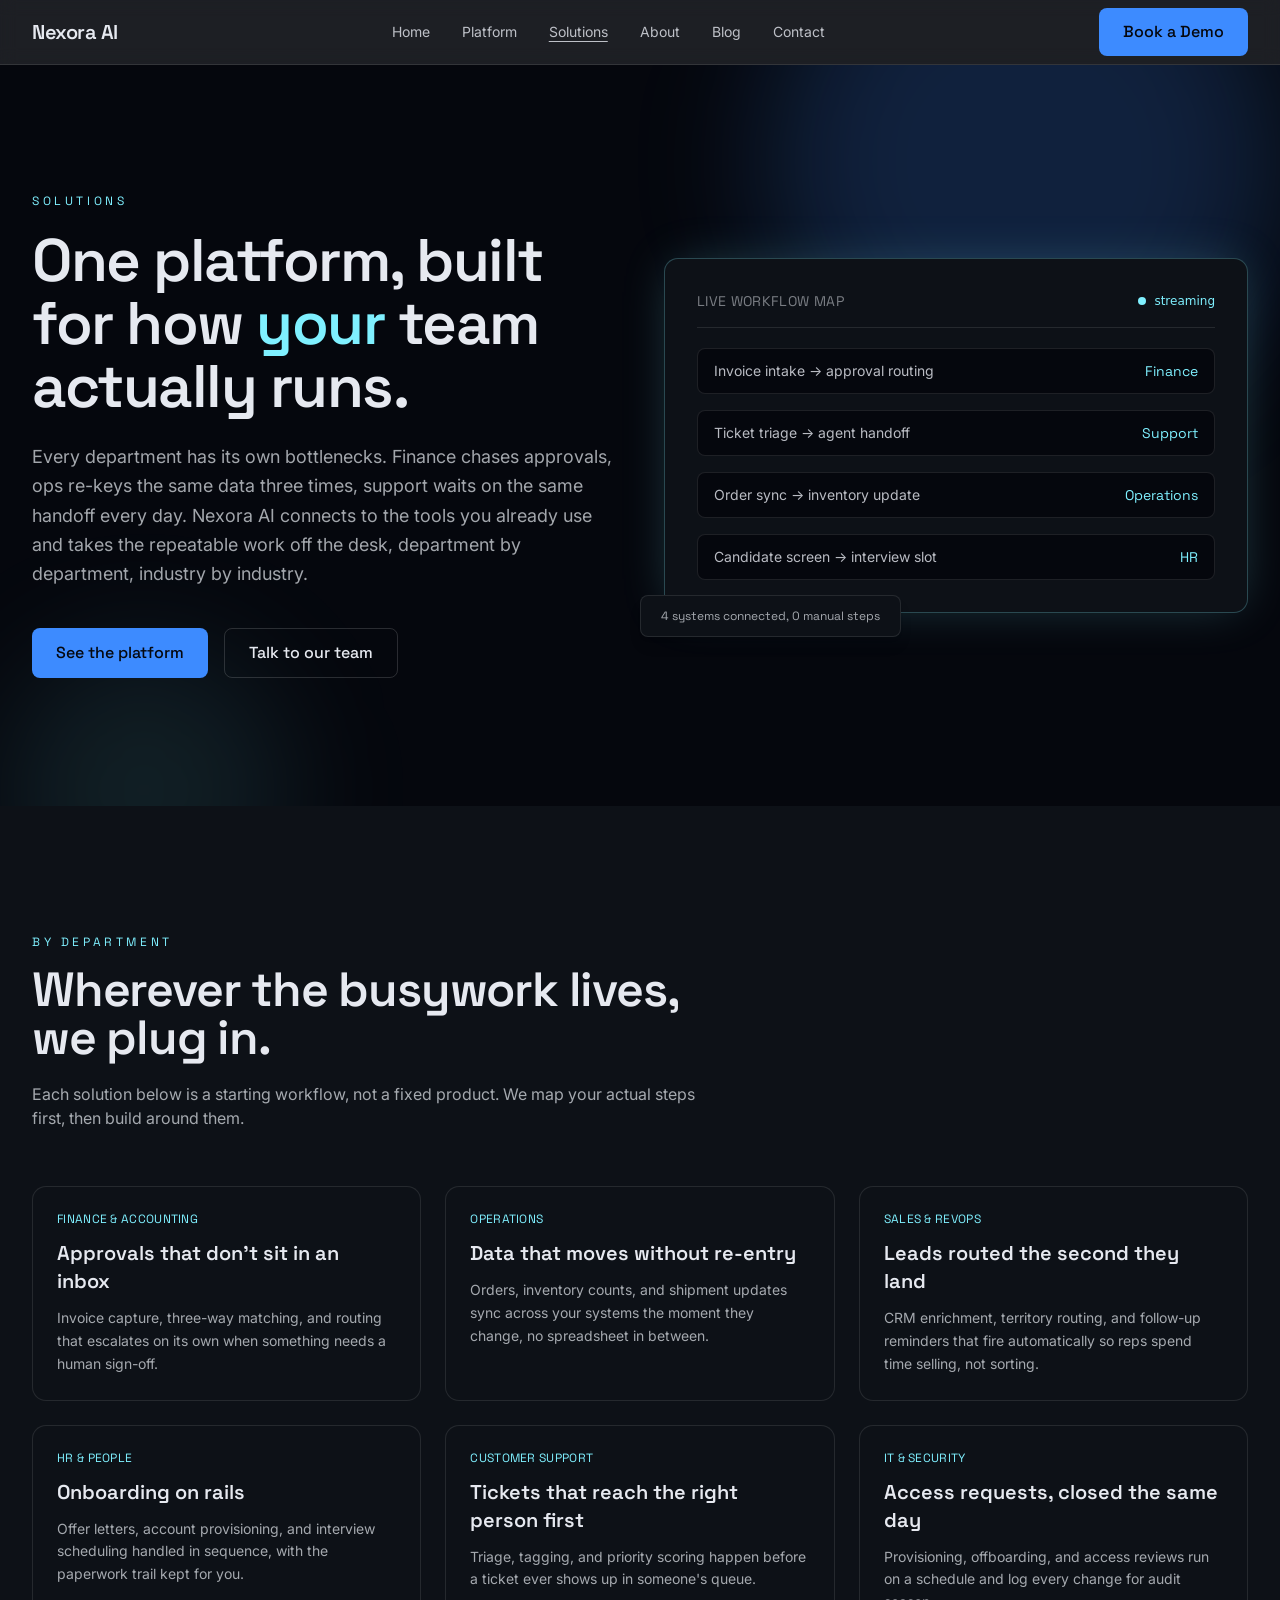
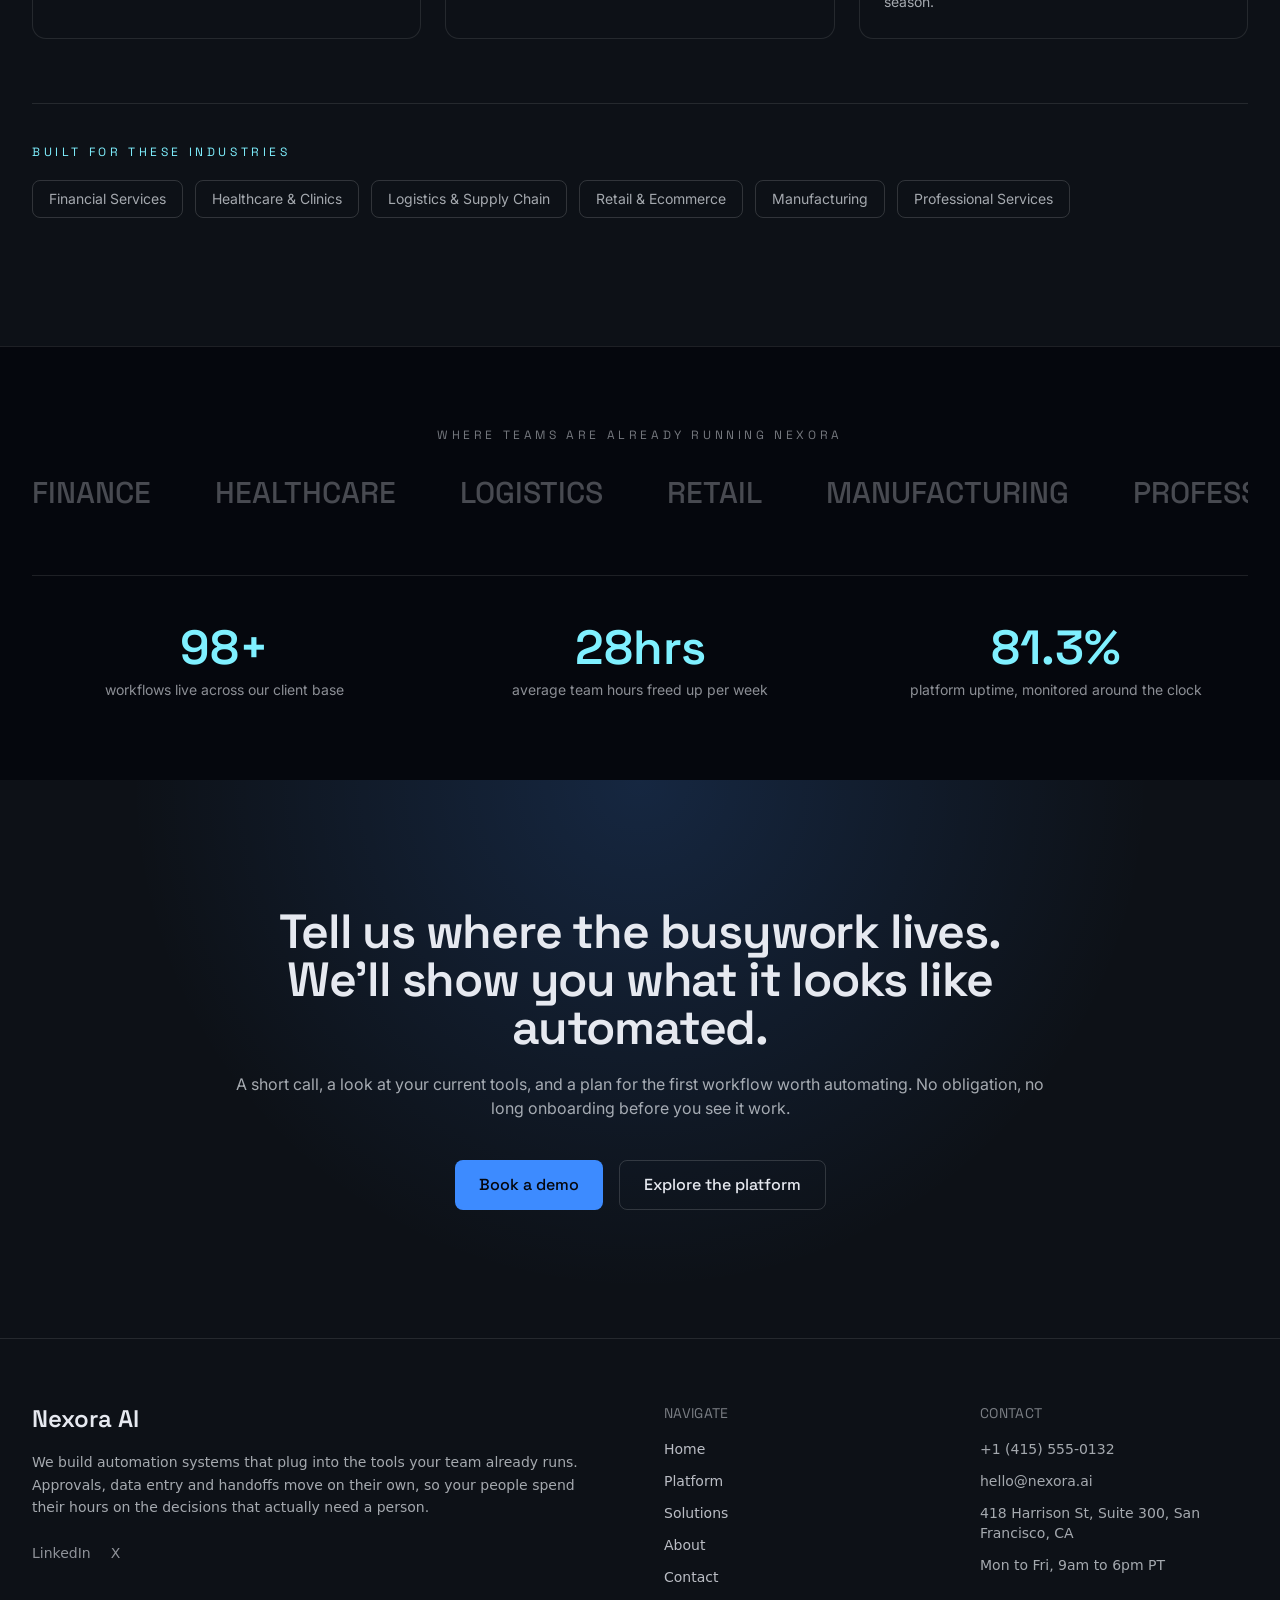
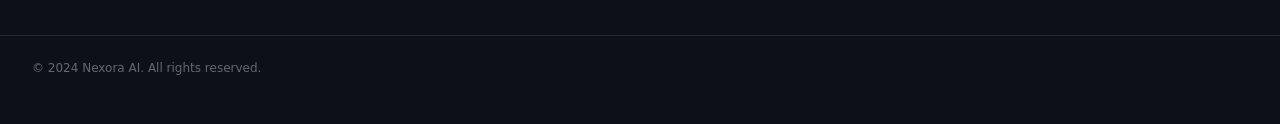
<file: solutions.html>
<!DOCTYPE html>
<html lang="en">
<head>
<meta charset="utf-8">
<meta name="viewport" content="width=device-width, initial-scale=1">
<title>Solutions | Nexora AI Workflow Automation by Industry and Department</title>
<meta name="description" content="See how Nexora AI automates approvals, data entry, and handoffs across finance, operations, sales, HR, support, and more, tailored to how each team actually works.">
<link rel="canonical" href="https://nexora-ai-40a2.sites.tibly.ai/solutions">
<meta property="og:type" content="website">
<meta property="og:url" content="https://nexora-ai-40a2.sites.tibly.ai/solutions">
<meta property="og:site_name" content="Nexora AI">
<meta property="og:title" content="Solutions | Nexora AI Workflow Automation by Industry and Department">
<meta property="og:description" content="See how Nexora AI automates approvals, data entry, and handoffs across finance, operations, sales, HR, support, and more, tailored to how each team actually works.">
<meta name="twitter:card" content="summary_large_image">
<script type="application/ld+json" data-tibly-business>{"@context":"https://schema.org","@type":"LocalBusiness","name":"Nexora AI","url":"https://nexora-ai-40a2.sites.tibly.ai/"}</script>
<link rel="icon" href="/favicon.svg" type="image/svg+xml">
<link rel="preconnect" href="https://fonts.googleapis.com">
<link rel="preconnect" href="https://fonts.gstatic.com" crossorigin>
<link href="https://fonts.googleapis.com/css2?family=Space+Grotesk:wght@400;500;600;700&family=Inter:wght@400;500;600&display=swap" rel="stylesheet">
<style>details[open] > *:not(summary){animation:tibly-acc .35s ease}@keyframes tibly-acc{from{opacity:0;transform:translateY(-4px)}}</style>
<style>@media (prefers-reduced-motion:no-preference){.tibly-fx{opacity:0;transform:translateY(24px);transition:opacity .7s ease,transform .7s ease}.tibly-fx.tibly-fx-in{opacity:1;transform:none}}</style>
<script>addEventListener('DOMContentLoaded',function(){if(!('IntersectionObserver' in window))return;var io=new IntersectionObserver(function(es){es.forEach(function(en){if(en.isIntersecting){en.target.classList.add('tibly-fx-in');io.unobserve(en.target)}})},{rootMargin:'0px 0px -8% 0px'});document.querySelectorAll('section[data-block] > *').forEach(function(el){if(el.getBoundingClientRect().top>innerHeight){el.classList.add('tibly-fx');io.observe(el)}})});</script>
<style>.tibly-ba{position:relative;overflow:hidden;--ba:50%;cursor:ew-resize;touch-action:pan-y;user-select:none;-webkit-user-select:none}.tibly-ba>img{display:block;width:100%;height:100%;object-fit:cover}.tibly-ba .tibly-ba-before{position:absolute;inset:0;clip-path:inset(0 calc(100% - var(--ba)) 0 0)}.tibly-ba .tibly-ba-before img{display:block;width:100%;height:100%;object-fit:cover}.tibly-ba::after{content:'';position:absolute;top:0;bottom:0;left:var(--ba);width:2px;margin-left:-1px;background:#fff;box-shadow:0 0 6px rgba(0,0,0,.55);pointer-events:none;z-index:1}.tibly-ba::before{content:'';position:absolute;top:50%;left:var(--ba);width:44px;height:44px;transform:translate(-50%,-50%);border-radius:9999px;background:rgba(0,0,0,.75) url("data:image/svg+xml,%3Csvg%20xmlns='http://www.w3.org/2000/svg'%20viewBox='0%200%2024%2024'%20fill='%23fff'%3E%3Cpath%20d='M9%206l-6%206%206%206zM15%206l6%206-6%206z'/%3E%3C/svg%3E") center/22px 22px no-repeat;border:2px solid #fff;box-shadow:0 2px 8px rgba(0,0,0,.4);pointer-events:none;z-index:1}.tibly-ba input[type=range]{position:absolute;inset:0;width:100%;height:100%;margin:0;opacity:0;pointer-events:none;-webkit-appearance:none;appearance:none;z-index:2}[data-lightbox]{cursor:zoom-in}.tibly-lb{position:fixed;inset:0;z-index:9999;background:rgba(0,0,0,.92);display:flex;align-items:center;justify-content:center;cursor:zoom-out;padding:24px}.tibly-lb img{max-width:100%;max-height:100%;object-fit:contain}</style>
<script>document.addEventListener('input',function(e){var t=e.target;if(!t||t.type!=='range')return;var c=t.closest&&t.closest('.tibly-ba');if(c)c.style.setProperty('--ba',t.value+'%')});document.addEventListener('pointerdown',function(e){var c=e.target.closest&&e.target.closest('.tibly-ba');if(!c||e.button>0)return;e.preventDefault();var inp=c.querySelector('input[type=range]');var set=function(x){var r=c.getBoundingClientRect();if(!r.width)return;var p=Math.max(0,Math.min(100,(x-r.left)*100/r.width));c.style.setProperty('--ba',p+'%');if(inp)inp.value=Math.round(p)};set(e.clientX);var mv=function(ev){set(ev.clientX)};var up=function(){document.removeEventListener('pointermove',mv);document.removeEventListener('pointerup',up);document.removeEventListener('pointercancel',up)};document.addEventListener('pointermove',mv);document.addEventListener('pointerup',up);document.addEventListener('pointercancel',up)});document.addEventListener('click',function(e){var im=e.target.closest&&e.target.closest('[data-lightbox]');if(!im||!(im.currentSrc||im.src))return;e.preventDefault();var o=document.createElement('div');o.className='tibly-lb';var big=document.createElement('img');big.src=im.currentSrc||im.src;big.alt=im.alt||'';o.appendChild(big);o.addEventListener('click',function(){o.remove()});document.addEventListener('keydown',function esc(ev){if(ev.key==='Escape'){o.remove();document.removeEventListener('keydown',esc)}});document.body.appendChild(o)});document.addEventListener('click',function(e){var x=e.target.closest&&e.target.closest('[data-announce-close]');if(!x)return;var b=x.closest('[data-announce]');if(b){b.style.display='none';try{sessionStorage.setItem('tibly-announce','1')}catch(_){}}});addEventListener('DOMContentLoaded',function(){try{if(sessionStorage.getItem('tibly-announce')==='1'){var b=document.querySelector('[data-announce]');if(b)b.style.display='none'}}catch(_){}if('IntersectionObserver' in window&&!matchMedia('(prefers-reduced-motion:reduce)').matches){var els=document.querySelectorAll('[data-count]');if(els.length){var io=new IntersectionObserver(function(es){es.forEach(function(en){if(!en.isIntersecting)return;io.unobserve(en.target);var el=en.target,s=el.textContent||'',m=s.match(/[\d,]*\d(?:\.\d+)?/);if(!m)return;var raw=m[0],num=parseFloat(raw.replace(/,/g,''));if(!isFinite(num))return;var pre=s.slice(0,m.index),post=s.slice(m.index+raw.length),grp=raw.indexOf(',')>=0,dec=(raw.split('.')[1]||'').length,t0=performance.now();requestAnimationFrame(function tick(now){var p=Math.min((now-t0)/1400,1);p=1-Math.pow(1-p,3);var v=(num*p).toFixed(dec);if(grp)v=Number(v).toLocaleString('en-US',{minimumFractionDigits:dec});el.textContent=pre+v+post;if(p<1)requestAnimationFrame(tick)})})},{rootMargin:'0px 0px -10% 0px'});els.forEach(function(el){io.observe(el)})}}var badge=document.querySelector('[data-tibly-open]');if(badge){var src=document.querySelector('[data-tibly-field="hours"]');var txt=(src&&src.textContent||'').toLowerCase();var days=['sun','mon','tue','wed','thu','fri','sat'];var toMin=function(h,mm,ap){h=+h;mm=+(mm||0);if(ap==='pm'&&h!==12)h+=12;if(ap==='am'&&h===12)h=0;return h*60+mm};var spans=[];var re=/(sun|mon|tue|wed|thu|fri|sat|daily|every ?day)[a-z]*\s*(?:[-\u2013\u2014]\s*(sun|mon|tue|wed|thu|fri|sat)[a-z]*)?\s*:?\s*(\d{1,2})(?::(\d{2}))?\s*(am|pm)?\s*[-\u2013\u2014]\s*(\d{1,2})(?::(\d{2}))?\s*(am|pm)?/g,mm;while((mm=re.exec(txt))){var d1=mm[1].slice(0,3),d2=mm[2],ap1=mm[5]||(mm[8]==='pm'&&+mm[3]<=+mm[6]?'am':mm[8]),o=toMin(mm[3],mm[4],ap1),c=toMin(mm[6],mm[7],mm[8]);var from=d1==='dai'||d1==='eve'?0:days.indexOf(d1),to=d2?days.indexOf(d2.slice(0,3)):(d1==='dai'||d1==='eve'?6:from);if(from<0)continue;for(var d=from;;d=(d+1)%7){spans.push([d,o,c]);if(d===to)break}}if(spans.length){var now=new Date(),cur=now.getDay(),min=now.getHours()*60+now.getMinutes();var open=spans.some(function(s){return s[0]===cur&&min>=s[1]&&min<s[2]});badge.textContent=open?(badge.getAttribute('data-open-text')||'Open now'):(badge.getAttribute('data-closed-text')||'Closed now');badge.setAttribute('data-state',open?'open':'closed');badge.hidden=false}}});</script>
<style>header a[aria-current="page"]:not(:has(img,svg)){text-decoration:underline;text-underline-offset:4px;text-decoration-thickness:1px}</style>
<style>#nav-open~[class*="peer-checked:"][class*="fixed"]{min-height:100vh;min-height:100dvh}@media (prefers-reduced-motion:no-preference){label[for="nav-open"] span{transition:transform .3s ease,opacity .2s ease}header:has(#nav-open:checked) label[for="nav-open"]:not([aria-label="Close" i]) span:not(:has(span)):nth-of-type(1){transform:translateY(8px) rotate(45deg)}header:has(#nav-open:checked) label[for="nav-open"]:not([aria-label="Close" i]) span:not(:has(span)):nth-of-type(2){opacity:0}header:has(#nav-open:checked) label[for="nav-open"]:not([aria-label="Close" i]) span:not(:has(span)):nth-of-type(3){transform:translateY(-8px) rotate(-45deg)}#nav-open:checked~[class*="peer-checked:"]{animation:tibly-nav-in .25s ease}#nav-open:checked~[class*="peer-checked:"] label[for="nav-open"]{display:inline-block;animation:tibly-x-in .35s ease}@keyframes tibly-nav-in{from{opacity:0;transform:translateY(10px)}}@keyframes tibly-x-in{from{opacity:0;transform:rotate(-90deg) scale(.6)}}}</style>
<link rel="stylesheet" href="/styles.css?v=2ae9aa2e">
</head>
<body>
<!-- block:header -->
<header class="sticky top-0 z-30">
  <div class="border-b border-white/10 bg-[#05070d]/90">
  <input type="checkbox" id="nav-open" class="peer sr-only">
  <div class="mx-auto max-w-7xl px-4 sm:px-6 lg:px-8 backdrop-blur">
    <div class="flex h-16 items-center justify-between">
      <a href="/" class="font-display text-xl font-semibold tracking-tight text-ink">
        <span data-tibly-field="business-name">Nexora AI</span>
      </a>
      <nav class="hidden md:flex items-center gap-8 font-body text-sm text-ink/80">
        <a href="/" class="transition hover:text-accent-300">Home</a>
        <a href="/platform" class="transition hover:text-accent-300">Platform</a>
        <a href="/solutions" class="transition hover:text-accent-300" aria-current="page">Solutions</a>
        <a href="/about" class="transition hover:text-accent-300">About</a>
        <a href="/blog" class="transition hover:text-accent-300">Blog</a>
      <a href="/contact" class="transition hover:text-accent-300">Contact</a>
      </nav>
      <div class="hidden md:flex items-center">
        <a href="/contact" class="btn">Book a Demo</a>
      </div>
      <label for="nav-open" class="md:hidden cursor-pointer text-ink z-50" aria-label="Menu">
        <span class="relative flex h-6 w-6 flex-col items-center justify-center">
          <span class="absolute block h-0.5 w-6 origin-center bg-ink transition duration-300 ease-in-out" style="top:0.05rem"></span>
          <span class="absolute block h-0.5 w-6 bg-ink transition duration-300 ease-in-out" style="top:0.65rem"></span>
          <span class="absolute block h-0.5 w-6 origin-center bg-ink transition duration-300 ease-in-out" style="top:1.25rem"></span>
        </span>
      </label>
    </div>
  </div>

    <div class="hidden peer-checked:flex md:hidden fixed inset-0 z-50 flex-col bg-black">
      <div class="flex h-16 items-center justify-between border-b border-white/10 px-4 sm:px-6">
        <span class="font-display text-xl font-semibold text-ink"><span data-tibly-field="business-name">Nexora AI</span></span>
        <label for="nav-open" class="cursor-pointer text-ink" aria-label="Close">
          <span class="relative block h-6 w-6">
            <span class="absolute inset-0 top-1/2 block h-0.5 w-6 -translate-y-1/2 rotate-45 bg-ink"></span>
            <span class="absolute inset-0 top-1/2 block h-0.5 w-6 -translate-y-1/2 -rotate-45 bg-ink"></span>
          </span>
        </label>
      </div>
      <nav class="flex flex-col items-start gap-6 px-8 py-12 font-display text-3xl text-ink">
        <a href="/" class="transition hover:text-accent-300">Home</a>
        <a href="/platform" class="transition hover:text-accent-300">Platform</a>
        <a href="/solutions" class="transition hover:text-accent-300" aria-current="page">Solutions</a>
        <a href="/about" class="transition hover:text-accent-300">About</a>
        <a href="/contact" class="transition hover:text-accent-300">Contact</a>
      <a href="/blog" class="transition hover:text-accent-300">Blog</a>
      </nav>
      <div class="mt-auto px-8 pb-12">
        <a href="/contact" class="btn w-full">Book a Demo</a>
      </div>
    </div>
  </div>
</header>
<!-- /block:header -->
<!-- block:split-hero -->
<section class="relative overflow-hidden bg-[#05070d] py-24 md:py-32" data-block="split-hero">
  <div class="pointer-events-none absolute -top-40 right-0 h-[32rem] w-[32rem] rounded-full bg-brand-500/20 blur-3xl"></div>
  <div class="pointer-events-none absolute -bottom-32 left-0 h-72 w-72 rounded-full bg-accent-300/10 blur-3xl"></div>
  <div class="relative mx-auto grid max-w-7xl grid-cols-1 gap-16 px-4 sm:px-6 lg:grid-cols-2 lg:items-center lg:gap-12 lg:px-8">
    <div>
      <p class="font-display text-xs uppercase tracking-[0.3em] text-accent-300">Solutions</p>
      <h1 class="mt-5 font-display text-4xl font-semibold leading-[1.05] tracking-tight text-ink md:text-6xl">
        One platform, built for how <span class="text-accent-300">your</span> team actually runs.
      </h1>
      <p class="mt-6 max-w-prose font-body text-base leading-relaxed text-ink/70 md:text-lg">
        Every department has its own bottlenecks. Finance chases approvals, ops re-keys the same data three times, support waits on the same handoff every day. <span data-tibly-field="business-name">Nexora AI</span> connects to the tools you already use and takes the repeatable work off the desk, department by department, industry by industry.
      </p>
      <div class="mt-10 flex flex-col gap-4 sm:flex-row">
        <a href="/platform" class="btn">See the platform</a>
        <a href="/contact" class="btn-secondary">Talk to our team</a>
      </div>
    </div>

    <div class="relative">
      <div class="rounded-lg border border-accent-300/25 bg-surface p-6 shadow-[0_0_50px_-10px_rgba(127,240,255,0.25)] md:p-8">
        <div class="flex items-center justify-between border-b border-white/10 pb-4">
          <p class="font-display text-sm uppercase tracking-wide text-ink/50">Live workflow map</p>
          <span class="flex items-center gap-2 text-xs text-accent-300">
            <span class="h-2 w-2 rounded-full bg-accent-300 animate-pulse-soft"></span> streaming
          </span>
        </div>
        <ul class="mt-5 space-y-4 font-body text-sm text-ink/80">
          <li class="flex items-center justify-between rounded-md border border-white/10 bg-[#05070d] px-4 py-3">
            <span>Invoice intake &rarr; approval routing</span>
            <span class="font-display text-accent-300">Finance</span>
          </li>
          <li class="flex items-center justify-between rounded-md border border-white/10 bg-[#05070d] px-4 py-3">
            <span>Ticket triage &rarr; agent handoff</span>
            <span class="font-display text-accent-300">Support</span>
          </li>
          <li class="flex items-center justify-between rounded-md border border-white/10 bg-[#05070d] px-4 py-3">
            <span>Order sync &rarr; inventory update</span>
            <span class="font-display text-accent-300">Operations</span>
          </li>
          <li class="flex items-center justify-between rounded-md border border-white/10 bg-[#05070d] px-4 py-3">
            <span>Candidate screen &rarr; interview slot</span>
            <span class="font-display text-accent-300">HR</span>
          </li>
        </ul>
      </div>
      <div class="absolute -bottom-6 -left-6 hidden rounded-md border border-white/10 bg-surface px-5 py-3 font-display text-xs text-ink/70 shadow-lg animate-float md:block">
        4 systems connected, 0 manual steps
      </div>
    </div>
  </div>
</section>
<!-- /block:split-hero -->
<!-- block:feature-grid -->
<section class="bg-surface py-24 md:py-32" data-block="feature-grid">
  <div class="mx-auto max-w-7xl px-4 sm:px-6 lg:px-8">
    <div class="max-w-2xl">
      <p class="font-display text-xs uppercase tracking-[0.3em] text-accent-300">By department</p>
      <h2 class="mt-4 font-display text-3xl font-semibold tracking-tight text-ink md:text-5xl">
        Wherever the busywork lives, we plug in.
      </h2>
      <p class="mt-5 font-body text-ink/70">
        Each solution below is a starting workflow, not a fixed product. We map your actual steps first, then build around them.
      </p>
    </div>

    <div class="mt-14 grid grid-cols-1 gap-6 md:grid-cols-2 lg:grid-cols-3">
      <div class="card">
        <p class="font-display text-xs uppercase tracking-wide text-accent-300">Finance &amp; Accounting</p>
        <h3 class="mt-3 font-display text-xl font-semibold text-ink">Approvals that don't sit in an inbox</h3>
        <p class="mt-3 font-body text-sm leading-relaxed text-ink/70">Invoice capture, three-way matching, and routing that escalates on its own when something needs a human sign-off.</p>
      </div>
      <div class="card">
        <p class="font-display text-xs uppercase tracking-wide text-accent-300">Operations</p>
        <h3 class="mt-3 font-display text-xl font-semibold text-ink">Data that moves without re-entry</h3>
        <p class="mt-3 font-body text-sm leading-relaxed text-ink/70">Orders, inventory counts, and shipment updates sync across your systems the moment they change, no spreadsheet in between.</p>
      </div>
      <div class="card">
        <p class="font-display text-xs uppercase tracking-wide text-accent-300">Sales &amp; RevOps</p>
        <h3 class="mt-3 font-display text-xl font-semibold text-ink">Leads routed the second they land</h3>
        <p class="mt-3 font-body text-sm leading-relaxed text-ink/70">CRM enrichment, territory routing, and follow-up reminders that fire automatically so reps spend time selling, not sorting.</p>
      </div>
      <div class="card">
        <p class="font-display text-xs uppercase tracking-wide text-accent-300">HR &amp; People</p>
        <h3 class="mt-3 font-display text-xl font-semibold text-ink">Onboarding on rails</h3>
        <p class="mt-3 font-body text-sm leading-relaxed text-ink/70">Offer letters, account provisioning, and interview scheduling handled in sequence, with the paperwork trail kept for you.</p>
      </div>
      <div class="card">
        <p class="font-display text-xs uppercase tracking-wide text-accent-300">Customer Support</p>
        <h3 class="mt-3 font-display text-xl font-semibold text-ink">Tickets that reach the right person first</h3>
        <p class="mt-3 font-body text-sm leading-relaxed text-ink/70">Triage, tagging, and priority scoring happen before a ticket ever shows up in someone's queue.</p>
      </div>
      <div class="card">
        <p class="font-display text-xs uppercase tracking-wide text-accent-300">IT &amp; Security</p>
        <h3 class="mt-3 font-display text-xl font-semibold text-ink">Access requests, closed the same day</h3>
        <p class="mt-3 font-body text-sm leading-relaxed text-ink/70">Provisioning, offboarding, and access reviews run on a schedule and log every change for audit season.</p>
      </div>
    </div>

    <div class="mt-16 border-t border-white/10 pt-10">
      <p class="font-display text-xs uppercase tracking-[0.3em] text-accent-300">Built for these industries</p>
      <div class="mt-5 flex flex-wrap gap-3">
        <span class="rounded-md border border-white/15 px-4 py-2 font-body text-sm text-ink/70">Financial Services</span>
        <span class="rounded-md border border-white/15 px-4 py-2 font-body text-sm text-ink/70">Healthcare &amp; Clinics</span>
        <span class="rounded-md border border-white/15 px-4 py-2 font-body text-sm text-ink/70">Logistics &amp; Supply Chain</span>
        <span class="rounded-md border border-white/15 px-4 py-2 font-body text-sm text-ink/70">Retail &amp; Ecommerce</span>
        <span class="rounded-md border border-white/15 px-4 py-2 font-body text-sm text-ink/70">Manufacturing</span>
        <span class="rounded-md border border-white/15 px-4 py-2 font-body text-sm text-ink/70">Professional Services</span>
      </div>
    </div>
  </div>
</section>
<!-- /block:feature-grid -->
<!-- block:trust-bar -->
<section class="border-t border-white/10 bg-[#05070d] py-20" data-block="trust-bar">
  <div class="mx-auto max-w-7xl px-4 sm:px-6 lg:px-8">
    <p class="text-center font-display text-xs uppercase tracking-[0.3em] text-ink/50">Where teams are already running Nexora</p>

    <div class="mt-8 overflow-hidden">
      <div class="flex w-max animate-marquee gap-16 font-display text-2xl font-medium text-ink/30 md:text-3xl">
        <div class="flex shrink-0 gap-16">
          <span>FINANCE</span>
          <span>HEALTHCARE</span>
          <span>LOGISTICS</span>
          <span>RETAIL</span>
          <span>MANUFACTURING</span>
          <span>PROFESSIONAL SERVICES</span>
        </div>
        <div class="flex shrink-0 gap-16" aria-hidden="true">
          <span>FINANCE</span>
          <span>HEALTHCARE</span>
          <span>LOGISTICS</span>
          <span>RETAIL</span>
          <span>MANUFACTURING</span>
          <span>PROFESSIONAL SERVICES</span>
        </div>
      </div>
    </div>

    <div class="mt-16 grid grid-cols-1 gap-8 border-t border-white/10 pt-12 text-center sm:grid-cols-3">
      <div>
        <p class="font-display text-4xl font-semibold text-accent-300 md:text-5xl"><span data-count>120+</span></p>
        <p class="mt-2 font-body text-sm text-ink/60">workflows live across our client base</p>
      </div>
      <div>
        <p class="font-display text-4xl font-semibold text-accent-300 md:text-5xl"><span data-count>35</span>hrs</p>
        <p class="mt-2 font-body text-sm text-ink/60">average team hours freed up per week</p>
      </div>
      <div>
        <p class="font-display text-4xl font-semibold text-accent-300 md:text-5xl"><span data-count>99.9</span>%</p>
        <p class="mt-2 font-body text-sm text-ink/60">platform uptime, monitored around the clock</p>
      </div>
    </div>
  </div>
</section>
<!-- /block:trust-bar -->
<!-- block:cta-banner -->
<section class="relative overflow-hidden bg-surface py-24 md:py-32" data-block="cta-banner">
  <div class="pointer-events-none absolute inset-x-0 top-0 h-full bg-[radial-gradient(circle_at_50%_0%,rgba(61,139,255,0.18),transparent_60%)]"></div>
  <div class="relative mx-auto max-w-4xl px-4 text-center sm:px-6 lg:px-8">
    <h2 class="font-display text-3xl font-semibold tracking-tight text-ink md:text-5xl">
      Tell us where the busywork lives. We'll show you what it looks like automated.
    </h2>
    <p class="mt-5 font-body text-ink/70">
      A short call, a look at your current tools, and a plan for the first workflow worth automating. No obligation, no long onboarding before you see it work.
    </p>
    <div class="mt-10 flex flex-col justify-center gap-4 sm:flex-row">
      <a href="/contact" class="btn">Book a demo</a>
      <a href="/platform" class="btn-secondary">Explore the platform</a>
    </div>
  </div>
</section>
<!-- /block:cta-banner -->
<!-- block:footer -->
<footer class="relative border-t border-white/10 bg-surface pb-24 pt-16 text-ink md:pb-12">
  <div class="mx-auto grid max-w-7xl grid-cols-1 gap-12 px-4 sm:px-6 md:grid-cols-4 lg:px-8">
    <div class="md:col-span-2">
      <p class="font-display text-2xl font-semibold text-ink"><span data-tibly-field="business-name">Nexora AI</span></p>
      <p class="mt-4 max-w-prose text-sm leading-relaxed text-ink/70">We build automation systems that plug into the tools your team already runs. Approvals, data entry and handoffs move on their own, so your people spend their hours on the decisions that actually need a person.</p>
      <div data-tibly-field="links" class="mt-6 flex flex-wrap gap-5">
        <a href="https://linkedin.com" class="text-sm text-ink/60 transition hover:text-accent-300">LinkedIn</a>
        <a href="https://twitter.com" class="text-sm text-ink/60 transition hover:text-accent-300">X</a>
      </div>
    </div>
    <div>
      <p class="font-display text-sm uppercase tracking-wide text-ink/50">Navigate</p>
      <nav class="mt-4 flex flex-col gap-3 text-sm text-ink/80">
        <a href="/" class="transition hover:text-accent-300">Home</a>
        <a href="/platform" class="transition hover:text-accent-300">Platform</a>
        <a href="/solutions" class="transition hover:text-accent-300">Solutions</a>
        <a href="/about" class="transition hover:text-accent-300">About</a>
        <a href="/contact" class="transition hover:text-accent-300">Contact</a>
      </nav>
    </div>
    <div>
      <p class="font-display text-sm uppercase tracking-wide text-ink/50">Contact</p>
      <ul class="mt-4 space-y-3 text-sm text-ink/70">
        <li><a href="tel:+14155550132" data-tibly-field="phone" class="transition hover:text-accent-300">+1 (415) 555-0132</a></li>
        <li><a href="mailto:hello@nexora.ai" data-tibly-field="email" class="transition hover:text-accent-300">hello@nexora.ai</a></li>
        <li><span data-tibly-field="address">418 Harrison St, Suite 300, San Francisco, CA</span></li>
        <li><span data-tibly-field="hours">Mon to Fri, 9am to 6pm PT</span></li>
      </ul>
    </div>
  </div>
  <div class="mx-auto mt-12 max-w-7xl border-t border-white/10 px-4 pt-6 text-xs text-ink/40 sm:px-6 lg:px-8">
    <p>&copy; 2024 <span data-tibly-field="business-name">Nexora AI</span>. All rights reserved.</p>
  </div>

  <div class="fixed inset-x-0 bottom-0 z-40 border-t border-white/10 bg-[#05070d] md:hidden">
    <a href="tel:+14155550132" data-tibly-field="phone" class="flex w-full items-center justify-center bg-brand-500 py-4 font-display font-medium text-[#05070d] transition hover:bg-accent-300">Call Nexora AI</a>
  </div>
</footer>
<!-- /block:footer -->
  <script async src="https://api.tibly.ai/widget/v1.js"></script>
</body>
</html>
</file>
<file: styles.css>
/*! tailwindcss v4.3.2 | MIT License | https://tailwindcss.com */
@layer properties{@supports (((-webkit-hyphens:none)) and (not (margin-trim:inline))) or ((-moz-orient:inline) and (not (color:rgb(from red r g b)))){*,:before,:after,::backdrop{--tw-translate-x:0;--tw-translate-y:0;--tw-translate-z:0;--tw-space-y-reverse:0;--tw-border-style:solid;--tw-gradient-position:initial;--tw-gradient-from:#0000;--tw-gradient-via:#0000;--tw-gradient-to:#0000;--tw-gradient-stops:initial;--tw-gradient-via-stops:initial;--tw-gradient-from-position:0%;--tw-gradient-via-position:50%;--tw-gradient-to-position:100%;--tw-leading:initial;--tw-font-weight:initial;--tw-tracking:initial;--tw-shadow:0 0 #0000;--tw-shadow-color:initial;--tw-shadow-alpha:100%;--tw-inset-shadow:0 0 #0000;--tw-inset-shadow-color:initial;--tw-inset-shadow-alpha:100%;--tw-ring-color:initial;--tw-ring-shadow:0 0 #0000;--tw-inset-ring-color:initial;--tw-inset-ring-shadow:0 0 #0000;--tw-ring-inset:initial;--tw-ring-offset-width:0px;--tw-ring-offset-color:#fff;--tw-ring-offset-shadow:0 0 #0000;--tw-blur:initial;--tw-brightness:initial;--tw-contrast:initial;--tw-grayscale:initial;--tw-hue-rotate:initial;--tw-invert:initial;--tw-opacity:initial;--tw-saturate:initial;--tw-sepia:initial;--tw-drop-shadow:initial;--tw-drop-shadow-color:initial;--tw-drop-shadow-alpha:100%;--tw-drop-shadow-size:initial;--tw-backdrop-blur:initial;--tw-backdrop-brightness:initial;--tw-backdrop-contrast:initial;--tw-backdrop-grayscale:initial;--tw-backdrop-hue-rotate:initial;--tw-backdrop-invert:initial;--tw-backdrop-opacity:initial;--tw-backdrop-saturate:initial;--tw-backdrop-sepia:initial;--tw-duration:initial;--tw-ease:initial;--tw-scale-x:1;--tw-scale-y:1;--tw-scale-z:1}}}@layer theme{:root,:host{--font-sans:ui-sans-serif, system-ui, sans-serif, "Apple Color Emoji", "Segoe UI Emoji", "Segoe UI Symbol", "Noto Color Emoji";--font-mono:ui-monospace, SFMono-Regular, Menlo, Monaco, Consolas, "Liberation Mono", "Courier New", monospace;--color-red-500:oklch(63.7% .237 25.331);--color-black:#000;--color-white:#fff;--spacing:.25rem;--container-xl:36rem;--container-2xl:42rem;--container-3xl:48rem;--container-4xl:56rem;--container-7xl:80rem;--text-xs:.75rem;--text-xs--line-height:calc(1 / .75);--text-sm:.875rem;--text-sm--line-height:calc(1.25 / .875);--text-base:1rem;--text-base--line-height:calc(1.5 / 1);--text-lg:1.125rem;--text-lg--line-height:calc(1.75 / 1.125);--text-xl:1.25rem;--text-xl--line-height:calc(1.75 / 1.25);--text-2xl:1.5rem;--text-2xl--line-height:calc(2 / 1.5);--text-3xl:1.875rem;--text-3xl--line-height:calc(2.25 / 1.875);--text-4xl:2.25rem;--text-4xl--line-height:calc(2.5 / 2.25);--text-5xl:3rem;--text-5xl--line-height:1;--text-6xl:3.75rem;--text-6xl--line-height:1;--text-7xl:4.5rem;--text-7xl--line-height:1;--font-weight-medium:500;--font-weight-semibold:600;--tracking-tight:-.025em;--tracking-wide:.025em;--tracking-widest:.1em;--leading-tight:1.25;--leading-snug:1.375;--leading-relaxed:1.625;--radius-sm:4px;--radius-md:8px;--radius-lg:14px;--ease-in-out:cubic-bezier(.4, 0, .2, 1);--blur-3xl:64px;--aspect-video:16 / 9;--default-transition-duration:.15s;--default-transition-timing-function:cubic-bezier(.4, 0, .2, 1);--default-font-family:var(--font-sans);--default-mono-font-family:var(--font-mono);--color-brand-50:#eaf2ff;--color-brand-100:#d1e4ff;--color-brand-200:#a8cbff;--color-brand-300:#7bb0ff;--color-brand-400:#5a9dff;--color-brand-500:#3d8bff;--color-brand-600:#2f6fe0;--color-brand-700:#2456b3;--color-brand-800:#1b4086;--color-brand-900:#142d5e;--color-accent-50:#eafdff;--color-accent-100:#ccfaff;--color-accent-200:#99f4ff;--color-accent-300:#7ff0ff;--color-accent-400:#4fe2f7;--color-accent-500:#2bc9e0;--color-accent-600:#1ea3b8;--color-accent-700:#187e8e;--color-accent-800:#135f6b;--color-accent-900:#0d454e;--color-surface:#0d1117;--color-ink:#e6e9f0;--font-display:"Space Grotesk", sans-serif;--font-body:"Inter", sans-serif;--animate-kenburns:kenburns 18s ease-in-out infinite alternate;--animate-marquee:marquee 30s linear infinite;--animate-float:float 6s ease-in-out infinite;--animate-pulse-soft:pulse-soft 4s ease-in-out infinite;--animate-spin-slow:spin-slow 24s linear infinite}}@layer base{*,:after,:before,::backdrop{box-sizing:border-box;border:0 solid;margin:0;padding:0}::file-selector-button{box-sizing:border-box;border:0 solid;margin:0;padding:0}html,:host{-webkit-text-size-adjust:100%;tab-size:4;line-height:1.5;font-family:var(--default-font-family,ui-sans-serif, system-ui, sans-serif, "Apple Color Emoji", "Segoe UI Emoji", "Segoe UI Symbol", "Noto Color Emoji");font-feature-settings:var(--default-font-feature-settings,normal);font-variation-settings:var(--default-font-variation-settings,normal);-webkit-tap-highlight-color:transparent}hr{height:0;color:inherit;border-top-width:1px}abbr:where([title]){-webkit-text-decoration:underline dotted;text-decoration:underline dotted}h1,h2,h3,h4,h5,h6{font-size:inherit;font-weight:inherit}a{color:inherit;-webkit-text-decoration:inherit;-webkit-text-decoration:inherit;-webkit-text-decoration:inherit;text-decoration:inherit}b,strong{font-weight:bolder}code,kbd,samp,pre{font-family:var(--default-mono-font-family,ui-monospace, SFMono-Regular, Menlo, Monaco, Consolas, "Liberation Mono", "Courier New", monospace);font-feature-settings:var(--default-mono-font-feature-settings,normal);font-variation-settings:var(--default-mono-font-variation-settings,normal);font-size:1em}small{font-size:80%}sub,sup{vertical-align:baseline;font-size:75%;line-height:0;position:relative}sub{bottom:-.25em}sup{top:-.5em}table{text-indent:0;border-color:inherit;border-collapse:collapse}:-moz-focusring{outline:auto}progress{vertical-align:baseline}summary{display:list-item}ol,ul,menu{list-style:none}img,svg,video,canvas,audio,iframe,embed,object{vertical-align:middle;display:block}img,video{max-width:100%;height:auto}button,input,select,optgroup,textarea{font:inherit;font-feature-settings:inherit;font-variation-settings:inherit;letter-spacing:inherit;color:inherit;opacity:1;background-color:#0000;border-radius:0}::file-selector-button{font:inherit;font-feature-settings:inherit;font-variation-settings:inherit;letter-spacing:inherit;color:inherit;opacity:1;background-color:#0000;border-radius:0}:where(select:is([multiple],[size])) optgroup{font-weight:bolder}:where(select:is([multiple],[size])) optgroup option{padding-inline-start:20px}::file-selector-button{margin-inline-end:4px}::placeholder{opacity:1}@supports (not ((-webkit-appearance:-apple-pay-button))) or (contain-intrinsic-size:1px){::placeholder{color:currentColor}@supports (color:color-mix(in lab, red, red)){::placeholder{color:color-mix(in oklab, currentcolor 50%, transparent)}}}textarea{resize:vertical}::-webkit-search-decoration{-webkit-appearance:none}::-webkit-date-and-time-value{min-height:1lh;text-align:inherit}::-webkit-datetime-edit{display:inline-flex}::-webkit-datetime-edit-fields-wrapper{padding:0}::-webkit-datetime-edit{padding-block:0}::-webkit-datetime-edit-year-field{padding-block:0}::-webkit-datetime-edit-month-field{padding-block:0}::-webkit-datetime-edit-day-field{padding-block:0}::-webkit-datetime-edit-hour-field{padding-block:0}::-webkit-datetime-edit-minute-field{padding-block:0}::-webkit-datetime-edit-second-field{padding-block:0}::-webkit-datetime-edit-millisecond-field{padding-block:0}::-webkit-datetime-edit-meridiem-field{padding-block:0}::-webkit-calendar-picker-indicator{line-height:1}:-moz-ui-invalid{box-shadow:none}button,input:where([type=button],[type=reset],[type=submit]){appearance:button}::file-selector-button{appearance:button}::-webkit-inner-spin-button{height:auto}::-webkit-outer-spin-button{height:auto}[hidden]:where(:not([hidden=until-found])){display:none!important}}@layer components{.btn{border-radius:var(--radius-md);background-color:var(--color-brand-500);padding-inline:calc(var(--spacing) * 6);padding-block:calc(var(--spacing) * 3);font-family:var(--font-display);--tw-font-weight:var(--font-weight-medium);font-weight:var(--font-weight-medium);color:#05070d;transition-property:color,background-color,border-color,outline-color,text-decoration-color,fill,stroke,--tw-gradient-from,--tw-gradient-via,--tw-gradient-to,opacity,box-shadow,transform,translate,scale,rotate,filter,-webkit-backdrop-filter,backdrop-filter,display,content-visibility,overlay,pointer-events;transition-timing-function:var(--tw-ease,var(--default-transition-timing-function));transition-duration:var(--tw-duration,var(--default-transition-duration));--tw-duration:.3s;justify-content:center;align-items:center;transition-duration:.3s;display:inline-flex}@media (hover:hover){.btn:hover{--tw-translate-y:calc(var(--spacing) * -.5);translate:var(--tw-translate-x) var(--tw-translate-y);background-color:var(--color-accent-300)}}.btn:focus{--tw-ring-shadow:var(--tw-ring-inset,) 0 0 0 calc(2px + var(--tw-ring-offset-width)) var(--tw-ring-color,currentcolor);box-shadow:var(--tw-inset-shadow), var(--tw-inset-ring-shadow), var(--tw-ring-offset-shadow), var(--tw-ring-shadow), var(--tw-shadow);--tw-ring-color:var(--color-accent-300);--tw-ring-offset-width:2px;--tw-ring-offset-shadow:var(--tw-ring-inset,) 0 0 0 var(--tw-ring-offset-width) var(--tw-ring-offset-color);--tw-ring-offset-color:#05070d;--tw-outline-style:none;outline-style:none}.btn-secondary{border-radius:var(--radius-md);border-style:var(--tw-border-style);border-width:1px;border-color:#ffffff26;justify-content:center;align-items:center;display:inline-flex}@supports (color:color-mix(in lab, red, red)){.btn-secondary{border-color:color-mix(in oklab, var(--color-white) 15%, transparent)}}.btn-secondary{padding-inline:calc(var(--spacing) * 6);padding-block:calc(var(--spacing) * 3);font-family:var(--font-display);--tw-font-weight:var(--font-weight-medium);font-weight:var(--font-weight-medium);color:var(--color-ink);transition-property:color,background-color,border-color,outline-color,text-decoration-color,fill,stroke,--tw-gradient-from,--tw-gradient-via,--tw-gradient-to,opacity,box-shadow,transform,translate,scale,rotate,filter,-webkit-backdrop-filter,backdrop-filter,display,content-visibility,overlay,pointer-events;transition-timing-function:var(--tw-ease,var(--default-transition-timing-function));transition-duration:var(--tw-duration,var(--default-transition-duration));--tw-duration:.3s;transition-duration:.3s}@media (hover:hover){.btn-secondary:hover{border-color:var(--color-accent-300);color:var(--color-accent-300)}}.card{border-radius:var(--radius-lg);border-style:var(--tw-border-style);border-width:1px;border-color:#ffffff1a}@supports (color:color-mix(in lab, red, red)){.card{border-color:color-mix(in oklab, var(--color-white) 10%, transparent)}}.card{background-color:var(--color-surface);padding:calc(var(--spacing) * 6);transition-property:color,background-color,border-color,outline-color,text-decoration-color,fill,stroke,--tw-gradient-from,--tw-gradient-via,--tw-gradient-to,opacity,box-shadow,transform,translate,scale,rotate,filter,-webkit-backdrop-filter,backdrop-filter,display,content-visibility,overlay,pointer-events;transition-timing-function:var(--tw-ease,var(--default-transition-timing-function));transition-duration:var(--tw-duration,var(--default-transition-duration));--tw-duration:.3s;transition-duration:.3s}@media (hover:hover){.card:hover{border-color:#7ff0ff66}@supports (color:color-mix(in lab, red, red)){.card:hover{border-color:color-mix(in oklab, var(--color-accent-300) 40%, transparent)}}}}@layer utilities{.pointer-events-none{pointer-events:none}.sr-only{clip-path:inset(50%);white-space:nowrap;border-width:0;width:1px;height:1px;margin:-1px;padding:0;position:absolute;overflow:hidden}.absolute{position:absolute}.fixed{position:fixed}.relative{position:relative}.sticky{position:sticky}.inset-0{inset:0}.inset-x-0{inset-inline:0}.-top-24{top:calc(var(--spacing) * -24)}.-top-40{top:calc(var(--spacing) * -40)}.top-0{top:0}.top-1\/2{top:50%}.top-1\/3{top:33.3333%}.-right-24{right:calc(var(--spacing) * -24)}.right-0{right:0}.-bottom-6{bottom:calc(var(--spacing) * -6)}.-bottom-32{bottom:calc(var(--spacing) * -32)}.bottom-0{bottom:0}.-left-6{left:calc(var(--spacing) * -6)}.-left-24{left:calc(var(--spacing) * -24)}.left-0{left:0}.left-1\/2{left:50%}.z-10{z-index:10}.z-30{z-index:30}.z-40{z-index:40}.z-50{z-index:50}.mx-auto{margin-inline:auto}.mt-1{margin-top:var(--spacing)}.mt-2{margin-top:calc(var(--spacing) * 2)}.mt-3{margin-top:calc(var(--spacing) * 3)}.mt-4{margin-top:calc(var(--spacing) * 4)}.mt-5{margin-top:calc(var(--spacing) * 5)}.mt-6{margin-top:calc(var(--spacing) * 6)}.mt-8{margin-top:calc(var(--spacing) * 8)}.mt-10{margin-top:calc(var(--spacing) * 10)}.mt-12{margin-top:calc(var(--spacing) * 12)}.mt-14{margin-top:calc(var(--spacing) * 14)}.mt-16{margin-top:calc(var(--spacing) * 16)}.mt-auto{margin-top:auto}.mb-4{margin-bottom:calc(var(--spacing) * 4)}.block{display:block}.flex{display:flex}.grid{display:grid}.hidden{display:none}.aspect-\[4\/3\]{aspect-ratio:4/3}.aspect-\[4\/5\]{aspect-ratio:4/5}.aspect-\[16\/10\]{aspect-ratio:16/10}.aspect-video{aspect-ratio:var(--aspect-video)}.h-0\.5{height:calc(var(--spacing) * .5)}.h-1\.5{height:calc(var(--spacing) * 1.5)}.h-2{height:calc(var(--spacing) * 2)}.h-6{height:calc(var(--spacing) * 6)}.h-10{height:calc(var(--spacing) * 10)}.h-16{height:calc(var(--spacing) * 16)}.h-64{height:calc(var(--spacing) * 64)}.h-72{height:calc(var(--spacing) * 72)}.h-\[32rem\]{height:32rem}.h-\[500px\]{height:500px}.h-\[600px\]{height:600px}.h-full{height:100%}.h-px{height:1px}.w-1\.5{width:calc(var(--spacing) * 1.5)}.w-2{width:calc(var(--spacing) * 2)}.w-6{width:calc(var(--spacing) * 6)}.w-10{width:calc(var(--spacing) * 10)}.w-64{width:calc(var(--spacing) * 64)}.w-72{width:calc(var(--spacing) * 72)}.w-\[32rem\]{width:32rem}.w-\[500px\]{width:500px}.w-\[600px\]{width:600px}.w-full{width:100%}.w-max{width:max-content}.max-w-2xl{max-width:var(--container-2xl)}.max-w-3xl{max-width:var(--container-3xl)}.max-w-4xl{max-width:var(--container-4xl)}.max-w-7xl{max-width:var(--container-7xl)}.max-w-prose{max-width:65ch}.max-w-xl{max-width:var(--container-xl)}.flex-1{flex:1}.shrink-0{flex-shrink:0}.origin-center{transform-origin:50%}.-translate-x-1\/2{--tw-translate-x:calc(calc(1 / 2 * 100%) * -1);translate:var(--tw-translate-x) var(--tw-translate-y)}.-translate-y-1\/2{--tw-translate-y:calc(calc(1 / 2 * 100%) * -1);translate:var(--tw-translate-x) var(--tw-translate-y)}.-translate-y-1\/3{--tw-translate-y:calc(calc(1 / 3 * 100%) * -1);translate:var(--tw-translate-x) var(--tw-translate-y)}.-rotate-45{rotate:-45deg}.rotate-45{rotate:45deg}.animate-float{animation:var(--animate-float)}.animate-marquee{animation:var(--animate-marquee)}.animate-pulse-soft{animation:var(--animate-pulse-soft)}.cursor-pointer{cursor:pointer}.grid-cols-1{grid-template-columns:repeat(1,minmax(0,1fr))}.grid-cols-2{grid-template-columns:repeat(2,minmax(0,1fr))}.flex-col{flex-direction:column}.flex-wrap{flex-wrap:wrap}.items-center{align-items:center}.items-end{align-items:flex-end}.items-start{align-items:flex-start}.justify-between{justify-content:space-between}.justify-center{justify-content:center}.gap-1{gap:var(--spacing)}.gap-2{gap:calc(var(--spacing) * 2)}.gap-3{gap:calc(var(--spacing) * 3)}.gap-4{gap:calc(var(--spacing) * 4)}.gap-5{gap:calc(var(--spacing) * 5)}.gap-6{gap:calc(var(--spacing) * 6)}.gap-8{gap:calc(var(--spacing) * 8)}.gap-10{gap:calc(var(--spacing) * 10)}.gap-12{gap:calc(var(--spacing) * 12)}.gap-14{gap:calc(var(--spacing) * 14)}.gap-16{gap:calc(var(--spacing) * 16)}:where(.space-y-2>:not(:last-child)){--tw-space-y-reverse:0;margin-block-start:calc(calc(var(--spacing) * 2) * var(--tw-space-y-reverse));margin-block-end:calc(calc(var(--spacing) * 2) * calc(1 - var(--tw-space-y-reverse)))}:where(.space-y-3>:not(:last-child)){--tw-space-y-reverse:0;margin-block-start:calc(calc(var(--spacing) * 3) * var(--tw-space-y-reverse));margin-block-end:calc(calc(var(--spacing) * 3) * calc(1 - var(--tw-space-y-reverse)))}:where(.space-y-4>:not(:last-child)){--tw-space-y-reverse:0;margin-block-start:calc(calc(var(--spacing) * 4) * var(--tw-space-y-reverse));margin-block-end:calc(calc(var(--spacing) * 4) * calc(1 - var(--tw-space-y-reverse)))}:where(.space-y-5>:not(:last-child)){--tw-space-y-reverse:0;margin-block-start:calc(calc(var(--spacing) * 5) * var(--tw-space-y-reverse));margin-block-end:calc(calc(var(--spacing) * 5) * calc(1 - var(--tw-space-y-reverse)))}.overflow-hidden{overflow:hidden}.rounded-full{border-radius:3.40282e38px}.rounded-lg{border-radius:var(--radius-lg)}.rounded-md{border-radius:var(--radius-md)}.rounded-sm{border-radius:var(--radius-sm)}.rounded-t-lg{border-top-left-radius:var(--radius-lg);border-top-right-radius:var(--radius-lg)}.border{border-style:var(--tw-border-style);border-width:1px}.border-0{border-style:var(--tw-border-style);border-width:0}.border-y{border-block-style:var(--tw-border-style);border-block-width:1px}.border-t{border-top-style:var(--tw-border-style);border-top-width:1px}.border-b{border-bottom-style:var(--tw-border-style);border-bottom-width:1px}.border-accent-300\/15{border-color:#7ff0ff26}@supports (color:color-mix(in lab, red, red)){.border-accent-300\/15{border-color:color-mix(in oklab, var(--color-accent-300) 15%, transparent)}}.border-accent-300\/20{border-color:#7ff0ff33}@supports (color:color-mix(in lab, red, red)){.border-accent-300\/20{border-color:color-mix(in oklab, var(--color-accent-300) 20%, transparent)}}.border-accent-300\/25{border-color:#7ff0ff40}@supports (color:color-mix(in lab, red, red)){.border-accent-300\/25{border-color:color-mix(in oklab, var(--color-accent-300) 25%, transparent)}}.border-accent-300\/30{border-color:#7ff0ff4d}@supports (color:color-mix(in lab, red, red)){.border-accent-300\/30{border-color:color-mix(in oklab, var(--color-accent-300) 30%, transparent)}}.border-accent-300\/40{border-color:#7ff0ff66}@supports (color:color-mix(in lab, red, red)){.border-accent-300\/40{border-color:color-mix(in oklab, var(--color-accent-300) 40%, transparent)}}.border-white\/10{border-color:#ffffff1a}@supports (color:color-mix(in lab, red, red)){.border-white\/10{border-color:color-mix(in oklab, var(--color-white) 10%, transparent)}}.border-white\/15{border-color:#ffffff26}@supports (color:color-mix(in lab, red, red)){.border-white\/15{border-color:color-mix(in oklab, var(--color-white) 15%, transparent)}}.bg-\[\#05070d\]{background-color:#05070d}.bg-\[\#05070d\]\/90{background-color:oklab(12.9007% -.000946336 -.0149496/.9)}.bg-accent-300{background-color:var(--color-accent-300)}.bg-accent-300\/10{background-color:#7ff0ff1a}@supports (color:color-mix(in lab, red, red)){.bg-accent-300\/10{background-color:color-mix(in oklab, var(--color-accent-300) 10%, transparent)}}.bg-black{background-color:var(--color-black)}.bg-brand-500{background-color:var(--color-brand-500)}.bg-brand-500\/20{background-color:#3d8bff33}@supports (color:color-mix(in lab, red, red)){.bg-brand-500\/20{background-color:color-mix(in oklab, var(--color-brand-500) 20%, transparent)}}.bg-brand-700\/20{background-color:#2456b333}@supports (color:color-mix(in lab, red, red)){.bg-brand-700\/20{background-color:color-mix(in oklab, var(--color-brand-700) 20%, transparent)}}.bg-ink{background-color:var(--color-ink)}.bg-surface{background-color:var(--color-surface)}.bg-surface\/60{background-color:#0d111799}@supports (color:color-mix(in lab, red, red)){.bg-surface\/60{background-color:color-mix(in oklab, var(--color-surface) 60%, transparent)}}.bg-surface\/85{background-color:#0d1117d9}@supports (color:color-mix(in lab, red, red)){.bg-surface\/85{background-color:color-mix(in oklab, var(--color-surface) 85%, transparent)}}.bg-white\/10{background-color:#ffffff1a}@supports (color:color-mix(in lab, red, red)){.bg-white\/10{background-color:color-mix(in oklab, var(--color-white) 10%, transparent)}}.bg-gradient-to-b{--tw-gradient-position:to bottom in oklab;background-image:linear-gradient(var(--tw-gradient-stops))}.bg-gradient-to-r{--tw-gradient-position:to right in oklab;background-image:linear-gradient(var(--tw-gradient-stops))}.bg-\[radial-gradient\(circle_at_50\%_0\%\,rgba\(61\,139\,255\,0\.18\)\,transparent_60\%\)\]{background-image:radial-gradient(circle at 50% 0,#3d8bff2e,#0000 60%)}.bg-\[radial-gradient\(circle_at_50\%_50\%\,rgba\(61\,139\,255\,0\.2\)\,transparent_65\%\)\]{background-image:radial-gradient(circle,#3d8bff33,#0000 65%)}.bg-\[radial-gradient\(circle_at_center\,var\(--color-brand-700\)\,transparent_70\%\)\]{background-image:radial-gradient(circle at center,var(--color-brand-700),transparent 70%)}.bg-\[radial-gradient\(ellipse_40\%_40\%_at_100\%_100\%\,rgba\(127\,240\,255\,0\.12\)\,transparent_70\%\)\]{background-image:radial-gradient(40% 40% at 100% 100%,#7ff0ff1f,#0000 70%)}.bg-\[radial-gradient\(ellipse_60\%_50\%_at_50\%_0\%\,rgba\(61\,139\,255\,0\.22\)\,transparent_70\%\)\]{background-image:radial-gradient(60% 50% at 50% 0,#3d8bff38,#0000 70%)}.bg-\[radial-gradient\(ellipse_60\%_50\%_at_50\%_0\%\,rgba\(61\,139\,255\,0\.28\)\,transparent_70\%\)\]{background-image:radial-gradient(60% 50% at 50% 0,#3d8bff47,#0000 70%)}.bg-\[radial-gradient\(ellipse_70\%_60\%_at_50\%_100\%\,rgba\(127\,240\,255\,0\.2\)\,transparent_70\%\)\]{background-image:radial-gradient(70% 60% at 50% 100%,#7ff0ff33,#0000 70%)}.bg-\[radial-gradient\(ellipse_at_50\%_0\%\,rgba\(61\,139\,255\,0\.25\)\,transparent_60\%\)\]{background-image:radial-gradient(at 50% 0,#3d8bff40,#0000 60%)}.from-\[\#05070d\]\/70{--tw-gradient-from:oklab(12.9007% -.000946336 -.0149496/.7);--tw-gradient-stops:var(--tw-gradient-via-stops,var(--tw-gradient-position), var(--tw-gradient-from) var(--tw-gradient-from-position), var(--tw-gradient-to) var(--tw-gradient-to-position))}.from-brand-400{--tw-gradient-from:var(--color-brand-400);--tw-gradient-stops:var(--tw-gradient-via-stops,var(--tw-gradient-position), var(--tw-gradient-from) var(--tw-gradient-from-position), var(--tw-gradient-to) var(--tw-gradient-to-position))}.via-\[\#05070d\]\/60{--tw-gradient-via:oklab(12.9007% -.000946335 -.0149496/.6);--tw-gradient-via-stops:var(--tw-gradient-position), var(--tw-gradient-from) var(--tw-gradient-from-position), var(--tw-gradient-via) var(--tw-gradient-via-position), var(--tw-gradient-to) var(--tw-gradient-to-position);--tw-gradient-stops:var(--tw-gradient-via-stops)}.via-accent-300{--tw-gradient-via:var(--color-accent-300);--tw-gradient-via-stops:var(--tw-gradient-position), var(--tw-gradient-from) var(--tw-gradient-from-position), var(--tw-gradient-via) var(--tw-gradient-via-position), var(--tw-gradient-to) var(--tw-gradient-to-position);--tw-gradient-stops:var(--tw-gradient-via-stops)}.to-\[\#05070d\]{--tw-gradient-to:#05070d;--tw-gradient-stops:var(--tw-gradient-via-stops,var(--tw-gradient-position), var(--tw-gradient-from) var(--tw-gradient-from-position), var(--tw-gradient-to) var(--tw-gradient-to-position))}.to-accent-300{--tw-gradient-to:var(--color-accent-300);--tw-gradient-stops:var(--tw-gradient-via-stops,var(--tw-gradient-position), var(--tw-gradient-from) var(--tw-gradient-from-position), var(--tw-gradient-to) var(--tw-gradient-to-position))}.to-accent-500{--tw-gradient-to:var(--color-accent-500);--tw-gradient-stops:var(--tw-gradient-via-stops,var(--tw-gradient-position), var(--tw-gradient-from) var(--tw-gradient-from-position), var(--tw-gradient-to) var(--tw-gradient-to-position))}.\[mask-image\:linear-gradient\(to_right\,transparent\,black_8\%\,black_92\%\,transparent\)\]{-webkit-mask-image:linear-gradient(90deg,#0000,#000 8% 92%,#0000);mask-image:linear-gradient(90deg,#0000,#000 8% 92%,#0000)}.bg-clip-text{-webkit-background-clip:text;background-clip:text}.object-cover{object-fit:cover}.p-0{padding:0}.p-6{padding:calc(var(--spacing) * 6)}.p-8{padding:calc(var(--spacing) * 8)}.px-2{padding-inline:calc(var(--spacing) * 2)}.px-4{padding-inline:calc(var(--spacing) * 4)}.px-5{padding-inline:calc(var(--spacing) * 5)}.px-6{padding-inline:calc(var(--spacing) * 6)}.px-8{padding-inline:calc(var(--spacing) * 8)}.py-0\.5{padding-block:calc(var(--spacing) * .5)}.py-1{padding-block:var(--spacing)}.py-2{padding-block:calc(var(--spacing) * 2)}.py-3{padding-block:calc(var(--spacing) * 3)}.py-4{padding-block:calc(var(--spacing) * 4)}.py-5{padding-block:calc(var(--spacing) * 5)}.py-6{padding-block:calc(var(--spacing) * 6)}.py-8{padding-block:calc(var(--spacing) * 8)}.py-10{padding-block:calc(var(--spacing) * 10)}.py-12{padding-block:calc(var(--spacing) * 12)}.py-16{padding-block:calc(var(--spacing) * 16)}.py-20{padding-block:calc(var(--spacing) * 20)}.py-24{padding-block:calc(var(--spacing) * 24)}.pt-5{padding-top:calc(var(--spacing) * 5)}.pt-6{padding-top:calc(var(--spacing) * 6)}.pt-10{padding-top:calc(var(--spacing) * 10)}.pt-12{padding-top:calc(var(--spacing) * 12)}.pt-16{padding-top:calc(var(--spacing) * 16)}.pt-20{padding-top:calc(var(--spacing) * 20)}.pr-10{padding-right:calc(var(--spacing) * 10)}.pb-4{padding-bottom:calc(var(--spacing) * 4)}.pb-12{padding-bottom:calc(var(--spacing) * 12)}.pb-24{padding-bottom:calc(var(--spacing) * 24)}.pb-28{padding-bottom:calc(var(--spacing) * 28)}.text-center{text-align:center}.text-left{text-align:left}.font-body{font-family:var(--font-body)}.font-display{font-family:var(--font-display)}.text-2xl{font-size:var(--text-2xl);line-height:var(--tw-leading,var(--text-2xl--line-height))}.text-3xl{font-size:var(--text-3xl);line-height:var(--tw-leading,var(--text-3xl--line-height))}.text-4xl{font-size:var(--text-4xl);line-height:var(--tw-leading,var(--text-4xl--line-height))}.text-5xl{font-size:var(--text-5xl);line-height:var(--tw-leading,var(--text-5xl--line-height))}.text-6xl{font-size:var(--text-6xl);line-height:var(--tw-leading,var(--text-6xl--line-height))}.text-base{font-size:var(--text-base);line-height:var(--tw-leading,var(--text-base--line-height))}.text-lg{font-size:var(--text-lg);line-height:var(--tw-leading,var(--text-lg--line-height))}.text-sm{font-size:var(--text-sm);line-height:var(--tw-leading,var(--text-sm--line-height))}.text-xl{font-size:var(--text-xl);line-height:var(--tw-leading,var(--text-xl--line-height))}.text-xs{font-size:var(--text-xs);line-height:var(--tw-leading,var(--text-xs--line-height))}.leading-\[0\.95\]{--tw-leading:.95;line-height:.95}.leading-\[1\.05\]{--tw-leading:1.05;line-height:1.05}.leading-relaxed{--tw-leading:var(--leading-relaxed);line-height:var(--leading-relaxed)}.leading-snug{--tw-leading:var(--leading-snug);line-height:var(--leading-snug)}.leading-tight{--tw-leading:var(--leading-tight);line-height:var(--leading-tight)}.font-medium{--tw-font-weight:var(--font-weight-medium);font-weight:var(--font-weight-medium)}.font-semibold{--tw-font-weight:var(--font-weight-semibold);font-weight:var(--font-weight-semibold)}.tracking-\[0\.2em\]{--tw-tracking:.2em;letter-spacing:.2em}.tracking-\[0\.3em\]{--tw-tracking:.3em;letter-spacing:.3em}.tracking-\[0\.25em\]{--tw-tracking:.25em;letter-spacing:.25em}.tracking-\[0\.35em\]{--tw-tracking:.35em;letter-spacing:.35em}.tracking-tight{--tw-tracking:var(--tracking-tight);letter-spacing:var(--tracking-tight)}.tracking-wide{--tw-tracking:var(--tracking-wide);letter-spacing:var(--tracking-wide)}.tracking-widest{--tw-tracking:var(--tracking-widest);letter-spacing:var(--tracking-widest)}.whitespace-nowrap{white-space:nowrap}.text-\[\#05070d\]{color:#05070d}.text-accent-300{color:var(--color-accent-300)}.text-accent-300\/40{color:#7ff0ff66}@supports (color:color-mix(in lab, red, red)){.text-accent-300\/40{color:color-mix(in oklab, var(--color-accent-300) 40%, transparent)}}.text-accent-300\/60{color:#7ff0ff99}@supports (color:color-mix(in lab, red, red)){.text-accent-300\/60{color:color-mix(in oklab, var(--color-accent-300) 60%, transparent)}}.text-black{color:var(--color-black)}.text-ink{color:var(--color-ink)}.text-ink\/20{color:#e6e9f033}@supports (color:color-mix(in lab, red, red)){.text-ink\/20{color:color-mix(in oklab, var(--color-ink) 20%, transparent)}}.text-ink\/30{color:#e6e9f04d}@supports (color:color-mix(in lab, red, red)){.text-ink\/30{color:color-mix(in oklab, var(--color-ink) 30%, transparent)}}.text-ink\/35{color:#e6e9f059}@supports (color:color-mix(in lab, red, red)){.text-ink\/35{color:color-mix(in oklab, var(--color-ink) 35%, transparent)}}.text-ink\/40{color:#e6e9f066}@supports (color:color-mix(in lab, red, red)){.text-ink\/40{color:color-mix(in oklab, var(--color-ink) 40%, transparent)}}.text-ink\/45{color:#e6e9f073}@supports (color:color-mix(in lab, red, red)){.text-ink\/45{color:color-mix(in oklab, var(--color-ink) 45%, transparent)}}.text-ink\/50{color:#e6e9f080}@supports (color:color-mix(in lab, red, red)){.text-ink\/50{color:color-mix(in oklab, var(--color-ink) 50%, transparent)}}.text-ink\/60{color:#e6e9f099}@supports (color:color-mix(in lab, red, red)){.text-ink\/60{color:color-mix(in oklab, var(--color-ink) 60%, transparent)}}.text-ink\/65{color:#e6e9f0a6}@supports (color:color-mix(in lab, red, red)){.text-ink\/65{color:color-mix(in oklab, var(--color-ink) 65%, transparent)}}.text-ink\/70{color:#e6e9f0b3}@supports (color:color-mix(in lab, red, red)){.text-ink\/70{color:color-mix(in oklab, var(--color-ink) 70%, transparent)}}.text-ink\/75{color:#e6e9f0bf}@supports (color:color-mix(in lab, red, red)){.text-ink\/75{color:color-mix(in oklab, var(--color-ink) 75%, transparent)}}.text-ink\/80{color:#e6e9f0cc}@supports (color:color-mix(in lab, red, red)){.text-ink\/80{color:color-mix(in oklab, var(--color-ink) 80%, transparent)}}.text-red-500{color:var(--color-red-500)}.text-transparent{color:#0000}.text-white{color:var(--color-white)}.uppercase{text-transform:uppercase}.opacity-30{opacity:.3}.opacity-40{opacity:.4}.opacity-60{opacity:.6}.shadow-\[0_0_40px_-10px_rgba\(127\,240\,255\,0\.25\)\]{--tw-shadow:0 0 40px -10px var(--tw-shadow-color,#7ff0ff40);box-shadow:var(--tw-inset-shadow), var(--tw-inset-ring-shadow), var(--tw-ring-offset-shadow), var(--tw-ring-shadow), var(--tw-shadow)}.shadow-\[0_0_50px_-10px_rgba\(127\,240\,255\,0\.25\)\]{--tw-shadow:0 0 50px -10px var(--tw-shadow-color,#7ff0ff40);box-shadow:var(--tw-inset-shadow), var(--tw-inset-ring-shadow), var(--tw-ring-offset-shadow), var(--tw-ring-shadow), var(--tw-shadow)}.shadow-\[0_0_50px_-12px_rgba\(127\,240\,255\,0\.3\)\]{--tw-shadow:0 0 50px -12px var(--tw-shadow-color,#7ff0ff4d);box-shadow:var(--tw-inset-shadow), var(--tw-inset-ring-shadow), var(--tw-ring-offset-shadow), var(--tw-ring-shadow), var(--tw-shadow)}.shadow-\[0_0_60px_-10px_rgba\(127\,240\,255\,0\.35\)\]{--tw-shadow:0 0 60px -10px var(--tw-shadow-color,#7ff0ff59);box-shadow:var(--tw-inset-shadow), var(--tw-inset-ring-shadow), var(--tw-ring-offset-shadow), var(--tw-ring-shadow), var(--tw-shadow)}.shadow-\[0_0_60px_-15px_rgba\(127\,240\,255\,0\.35\)\]{--tw-shadow:0 0 60px -15px var(--tw-shadow-color,#7ff0ff59);box-shadow:var(--tw-inset-shadow), var(--tw-inset-ring-shadow), var(--tw-ring-offset-shadow), var(--tw-ring-shadow), var(--tw-shadow)}.shadow-lg{--tw-shadow:0 10px 15px -3px var(--tw-shadow-color,#0000001a), 0 4px 6px -4px var(--tw-shadow-color,#0000001a);box-shadow:var(--tw-inset-shadow), var(--tw-inset-ring-shadow), var(--tw-ring-offset-shadow), var(--tw-ring-shadow), var(--tw-shadow)}.blur-3xl{--tw-blur:blur(var(--blur-3xl));filter:var(--tw-blur,) var(--tw-brightness,) var(--tw-contrast,) var(--tw-grayscale,) var(--tw-hue-rotate,) var(--tw-invert,) var(--tw-saturate,) var(--tw-sepia,) var(--tw-drop-shadow,)}.backdrop-blur{--tw-backdrop-blur:blur(8px);-webkit-backdrop-filter:var(--tw-backdrop-blur,) var(--tw-backdrop-brightness,) var(--tw-backdrop-contrast,) var(--tw-backdrop-grayscale,) var(--tw-backdrop-hue-rotate,) var(--tw-backdrop-invert,) var(--tw-backdrop-opacity,) var(--tw-backdrop-saturate,) var(--tw-backdrop-sepia,);backdrop-filter:var(--tw-backdrop-blur,) var(--tw-backdrop-brightness,) var(--tw-backdrop-contrast,) var(--tw-backdrop-grayscale,) var(--tw-backdrop-hue-rotate,) var(--tw-backdrop-invert,) var(--tw-backdrop-opacity,) var(--tw-backdrop-saturate,) var(--tw-backdrop-sepia,)}.transition{transition-property:color,background-color,border-color,outline-color,text-decoration-color,fill,stroke,--tw-gradient-from,--tw-gradient-via,--tw-gradient-to,opacity,box-shadow,transform,translate,scale,rotate,filter,-webkit-backdrop-filter,backdrop-filter,display,content-visibility,overlay,pointer-events;transition-timing-function:var(--tw-ease,var(--default-transition-timing-function));transition-duration:var(--tw-duration,var(--default-transition-duration))}.transition-transform{transition-property:transform,translate,scale,rotate;transition-timing-function:var(--tw-ease,var(--default-transition-timing-function));transition-duration:var(--tw-duration,var(--default-transition-duration))}.duration-300{--tw-duration:.3s;transition-duration:.3s}.duration-500{--tw-duration:.5s;transition-duration:.5s}.ease-in-out{--tw-ease:var(--ease-in-out);transition-timing-function:var(--ease-in-out)}.\[-webkit-text-stroke\:1px_var\(--color-accent-300\)\]{-webkit-text-stroke:1px var(--color-accent-300)}@media (hover:hover){.group-hover\:scale-105:is(:where(.group):hover *){--tw-scale-x:105%;--tw-scale-y:105%;--tw-scale-z:105%;scale:var(--tw-scale-x) var(--tw-scale-y)}.group-hover\:text-accent-300:is(:where(.group):hover *){color:var(--color-accent-300)}}.peer-checked\:flex:is(:where(.peer):checked~*){display:flex}.placeholder\:text-ink\/40::placeholder{color:#e6e9f066}@supports (color:color-mix(in lab, red, red)){.placeholder\:text-ink\/40::placeholder{color:color-mix(in oklab, var(--color-ink) 40%, transparent)}}@media (hover:hover){.hover\:border-accent-300\/40:hover{border-color:#7ff0ff66}@supports (color:color-mix(in lab, red, red)){.hover\:border-accent-300\/40:hover{border-color:color-mix(in oklab, var(--color-accent-300) 40%, transparent)}}.hover\:bg-accent-300:hover{background-color:var(--color-accent-300)}.hover\:text-accent-200:hover{color:var(--color-accent-200)}.hover\:text-accent-300:hover{color:var(--color-accent-300)}}.focus\:border-accent-300:focus{border-color:var(--color-accent-300)}.focus\:ring-1:focus{--tw-ring-shadow:var(--tw-ring-inset,) 0 0 0 calc(1px + var(--tw-ring-offset-width)) var(--tw-ring-color,currentcolor);box-shadow:var(--tw-inset-shadow), var(--tw-inset-ring-shadow), var(--tw-ring-offset-shadow), var(--tw-ring-shadow), var(--tw-shadow)}.focus\:ring-accent-300:focus{--tw-ring-color:var(--color-accent-300)}.focus\:outline-none:focus{--tw-outline-style:none;outline-style:none}.data-\[state\=closed\]\:border-white\/15[data-state=closed]{border-color:#ffffff26}@supports (color:color-mix(in lab, red, red)){.data-\[state\=closed\]\:border-white\/15[data-state=closed]{border-color:color-mix(in oklab, var(--color-white) 15%, transparent)}}.data-\[state\=closed\]\:bg-white\/10[data-state=closed]{background-color:#ffffff1a}@supports (color:color-mix(in lab, red, red)){.data-\[state\=closed\]\:bg-white\/10[data-state=closed]{background-color:color-mix(in oklab, var(--color-white) 10%, transparent)}}.data-\[state\=closed\]\:text-ink\/45[data-state=closed]{color:#e6e9f073}@supports (color:color-mix(in lab, red, red)){.data-\[state\=closed\]\:text-ink\/45[data-state=closed]{color:color-mix(in oklab, var(--color-ink) 45%, transparent)}}.data-\[state\=closed\]\:text-ink\/50[data-state=closed]{color:#e6e9f080}@supports (color:color-mix(in lab, red, red)){.data-\[state\=closed\]\:text-ink\/50[data-state=closed]{color:color-mix(in oklab, var(--color-ink) 50%, transparent)}}.data-\[state\=open\]\:bg-accent-300\/20[data-state=open]{background-color:#7ff0ff33}@supports (color:color-mix(in lab, red, red)){.data-\[state\=open\]\:bg-accent-300\/20[data-state=open]{background-color:color-mix(in oklab, var(--color-accent-300) 20%, transparent)}}.data-\[state\=open\]\:text-accent-300[data-state=open]{color:var(--color-accent-300)}@media (min-width:40rem){.sm\:block{display:block}.sm\:w-auto{width:auto}.sm\:grid-cols-2{grid-template-columns:repeat(2,minmax(0,1fr))}.sm\:grid-cols-3{grid-template-columns:repeat(3,minmax(0,1fr))}.sm\:flex-row{flex-direction:row}.sm\:p-8{padding:calc(var(--spacing) * 8)}.sm\:p-10{padding:calc(var(--spacing) * 10)}.sm\:px-6{padding-inline:calc(var(--spacing) * 6)}.sm\:py-20{padding-block:calc(var(--spacing) * 20)}.sm\:py-24{padding-block:calc(var(--spacing) * 24)}.sm\:py-28{padding-block:calc(var(--spacing) * 28)}.sm\:py-32{padding-block:calc(var(--spacing) * 32)}.sm\:pt-28{padding-top:calc(var(--spacing) * 28)}.sm\:pb-32{padding-bottom:calc(var(--spacing) * 32)}.sm\:text-3xl{font-size:var(--text-3xl);line-height:var(--tw-leading,var(--text-3xl--line-height))}.sm\:text-4xl{font-size:var(--text-4xl);line-height:var(--tw-leading,var(--text-4xl--line-height))}.sm\:text-5xl{font-size:var(--text-5xl);line-height:var(--tw-leading,var(--text-5xl--line-height))}.sm\:text-6xl{font-size:var(--text-6xl);line-height:var(--tw-leading,var(--text-6xl--line-height))}.sm\:text-7xl{font-size:var(--text-7xl);line-height:var(--tw-leading,var(--text-7xl--line-height))}.sm\:text-lg{font-size:var(--text-lg);line-height:var(--tw-leading,var(--text-lg--line-height))}}@media (min-width:48rem){.md\:col-span-2{grid-column:span 2/span 2}.md\:col-span-5{grid-column:span 5/span 5}.md\:col-span-7{grid-column:span 7/span 7}.md\:-ml-16{margin-left:calc(var(--spacing) * -16)}.md\:block{display:block}.md\:flex{display:flex}.md\:hidden{display:none}.md\:aspect-\[16\/11\]{aspect-ratio:16/11}.md\:grid-cols-2{grid-template-columns:repeat(2,minmax(0,1fr))}.md\:grid-cols-4{grid-template-columns:repeat(4,minmax(0,1fr))}.md\:grid-cols-12{grid-template-columns:repeat(12,minmax(0,1fr))}.md\:gap-0{gap:0}.md\:gap-8{gap:calc(var(--spacing) * 8)}.md\:gap-12{gap:calc(var(--spacing) * 12)}.md\:self-center{align-self:center}.md\:p-8{padding:calc(var(--spacing) * 8)}.md\:p-12{padding:calc(var(--spacing) * 12)}.md\:py-28{padding-block:calc(var(--spacing) * 28)}.md\:py-32{padding-block:calc(var(--spacing) * 32)}.md\:pt-28{padding-top:calc(var(--spacing) * 28)}.md\:pb-12{padding-bottom:calc(var(--spacing) * 12)}.md\:pb-24{padding-bottom:calc(var(--spacing) * 24)}.md\:text-3xl{font-size:var(--text-3xl);line-height:var(--tw-leading,var(--text-3xl--line-height))}.md\:text-4xl{font-size:var(--text-4xl);line-height:var(--tw-leading,var(--text-4xl--line-height))}.md\:text-5xl{font-size:var(--text-5xl);line-height:var(--tw-leading,var(--text-5xl--line-height))}.md\:text-6xl{font-size:var(--text-6xl);line-height:var(--tw-leading,var(--text-6xl--line-height))}.md\:text-7xl{font-size:var(--text-7xl);line-height:var(--tw-leading,var(--text-7xl--line-height))}.md\:text-lg{font-size:var(--text-lg);line-height:var(--tw-leading,var(--text-lg--line-height))}}@media (min-width:64rem){.lg\:col-span-4{grid-column:span 4/span 4}.lg\:col-span-5{grid-column:span 5/span 5}.lg\:col-span-7{grid-column:span 7/span 7}.lg\:col-span-8{grid-column:span 8/span 8}.lg\:-ml-24{margin-left:calc(var(--spacing) * -24)}.lg\:w-full{width:100%}.lg\:grid-cols-2{grid-template-columns:repeat(2,minmax(0,1fr))}.lg\:grid-cols-3{grid-template-columns:repeat(3,minmax(0,1fr))}.lg\:grid-cols-4{grid-template-columns:repeat(4,minmax(0,1fr))}.lg\:grid-cols-12{grid-template-columns:repeat(12,minmax(0,1fr))}.lg\:flex-col{flex-direction:column}.lg\:items-center{align-items:center}.lg\:gap-10{gap:calc(var(--spacing) * 10)}.lg\:gap-12{gap:calc(var(--spacing) * 12)}.lg\:gap-16{gap:calc(var(--spacing) * 16)}.lg\:px-8{padding-inline:calc(var(--spacing) * 8)}.lg\:pt-6{padding-top:calc(var(--spacing) * 6)}}@media (min-width:80rem){.xl\:w-auto{width:auto}.xl\:flex-row{flex-direction:row}}}@keyframes kenburns{to{transform:scale(1.08)}}@keyframes marquee{to{transform:translate(-50%)}}@keyframes float{0%,to{transform:translateY(0)}50%{transform:translateY(-12px)}}@keyframes pulse-soft{0%,to{opacity:1}50%{opacity:.55}}[data-tb-bg]{position:relative}.tb-bg{pointer-events:none;position:absolute;inset:0;overflow:hidden}.tb-bg video,.tb-bg img{object-fit:cover;width:100%;height:100%}.tb-bg-tint{background:#000;position:absolute;inset:0}[data-tb-bg]>:not(.tb-bg){z-index:1;position:relative}@media (prefers-reduced-motion:reduce){.tb-bg video{display:none}}@property --tw-translate-x{syntax:"*";inherits:false;initial-value:0}@property --tw-translate-y{syntax:"*";inherits:false;initial-value:0}@property --tw-translate-z{syntax:"*";inherits:false;initial-value:0}@property --tw-space-y-reverse{syntax:"*";inherits:false;initial-value:0}@property --tw-border-style{syntax:"*";inherits:false;initial-value:solid}@property --tw-gradient-position{syntax:"*";inherits:false}@property --tw-gradient-from{syntax:"<color>";inherits:false;initial-value:#0000}@property --tw-gradient-via{syntax:"<color>";inherits:false;initial-value:#0000}@property --tw-gradient-to{syntax:"<color>";inherits:false;initial-value:#0000}@property --tw-gradient-stops{syntax:"*";inherits:false}@property --tw-gradient-via-stops{syntax:"*";inherits:false}@property --tw-gradient-from-position{syntax:"<length-percentage>";inherits:false;initial-value:0%}@property --tw-gradient-via-position{syntax:"<length-percentage>";inherits:false;initial-value:50%}@property --tw-gradient-to-position{syntax:"<length-percentage>";inherits:false;initial-value:100%}@property --tw-leading{syntax:"*";inherits:false}@property --tw-font-weight{syntax:"*";inherits:false}@property --tw-tracking{syntax:"*";inherits:false}@property --tw-shadow{syntax:"*";inherits:false;initial-value:0 0 #0000}@property --tw-shadow-color{syntax:"*";inherits:false}@property --tw-shadow-alpha{syntax:"<percentage>";inherits:false;initial-value:100%}@property --tw-inset-shadow{syntax:"*";inherits:false;initial-value:0 0 #0000}@property --tw-inset-shadow-color{syntax:"*";inherits:false}@property --tw-inset-shadow-alpha{syntax:"<percentage>";inherits:false;initial-value:100%}@property --tw-ring-color{syntax:"*";inherits:false}@property --tw-ring-shadow{syntax:"*";inherits:false;initial-value:0 0 #0000}@property --tw-inset-ring-color{syntax:"*";inherits:false}@property --tw-inset-ring-shadow{syntax:"*";inherits:false;initial-value:0 0 #0000}@property --tw-ring-inset{syntax:"*";inherits:false}@property --tw-ring-offset-width{syntax:"<length>";inherits:false;initial-value:0}@property --tw-ring-offset-color{syntax:"*";inherits:false;initial-value:#fff}@property --tw-ring-offset-shadow{syntax:"*";inherits:false;initial-value:0 0 #0000}@property --tw-blur{syntax:"*";inherits:false}@property --tw-brightness{syntax:"*";inherits:false}@property --tw-contrast{syntax:"*";inherits:false}@property --tw-grayscale{syntax:"*";inherits:false}@property --tw-hue-rotate{syntax:"*";inherits:false}@property --tw-invert{syntax:"*";inherits:false}@property --tw-opacity{syntax:"*";inherits:false}@property --tw-saturate{syntax:"*";inherits:false}@property --tw-sepia{syntax:"*";inherits:false}@property --tw-drop-shadow{syntax:"*";inherits:false}@property --tw-drop-shadow-color{syntax:"*";inherits:false}@property --tw-drop-shadow-alpha{syntax:"<percentage>";inherits:false;initial-value:100%}@property --tw-drop-shadow-size{syntax:"*";inherits:false}@property --tw-backdrop-blur{syntax:"*";inherits:false}@property --tw-backdrop-brightness{syntax:"*";inherits:false}@property --tw-backdrop-contrast{syntax:"*";inherits:false}@property --tw-backdrop-grayscale{syntax:"*";inherits:false}@property --tw-backdrop-hue-rotate{syntax:"*";inherits:false}@property --tw-backdrop-invert{syntax:"*";inherits:false}@property --tw-backdrop-opacity{syntax:"*";inherits:false}@property --tw-backdrop-saturate{syntax:"*";inherits:false}@property --tw-backdrop-sepia{syntax:"*";inherits:false}@property --tw-duration{syntax:"*";inherits:false}@property --tw-ease{syntax:"*";inherits:false}@property --tw-scale-x{syntax:"*";inherits:false;initial-value:1}@property --tw-scale-y{syntax:"*";inherits:false;initial-value:1}@property --tw-scale-z{syntax:"*";inherits:false;initial-value:1}@keyframes spin-slow{to{transform:rotate(360deg)}}
</file>
